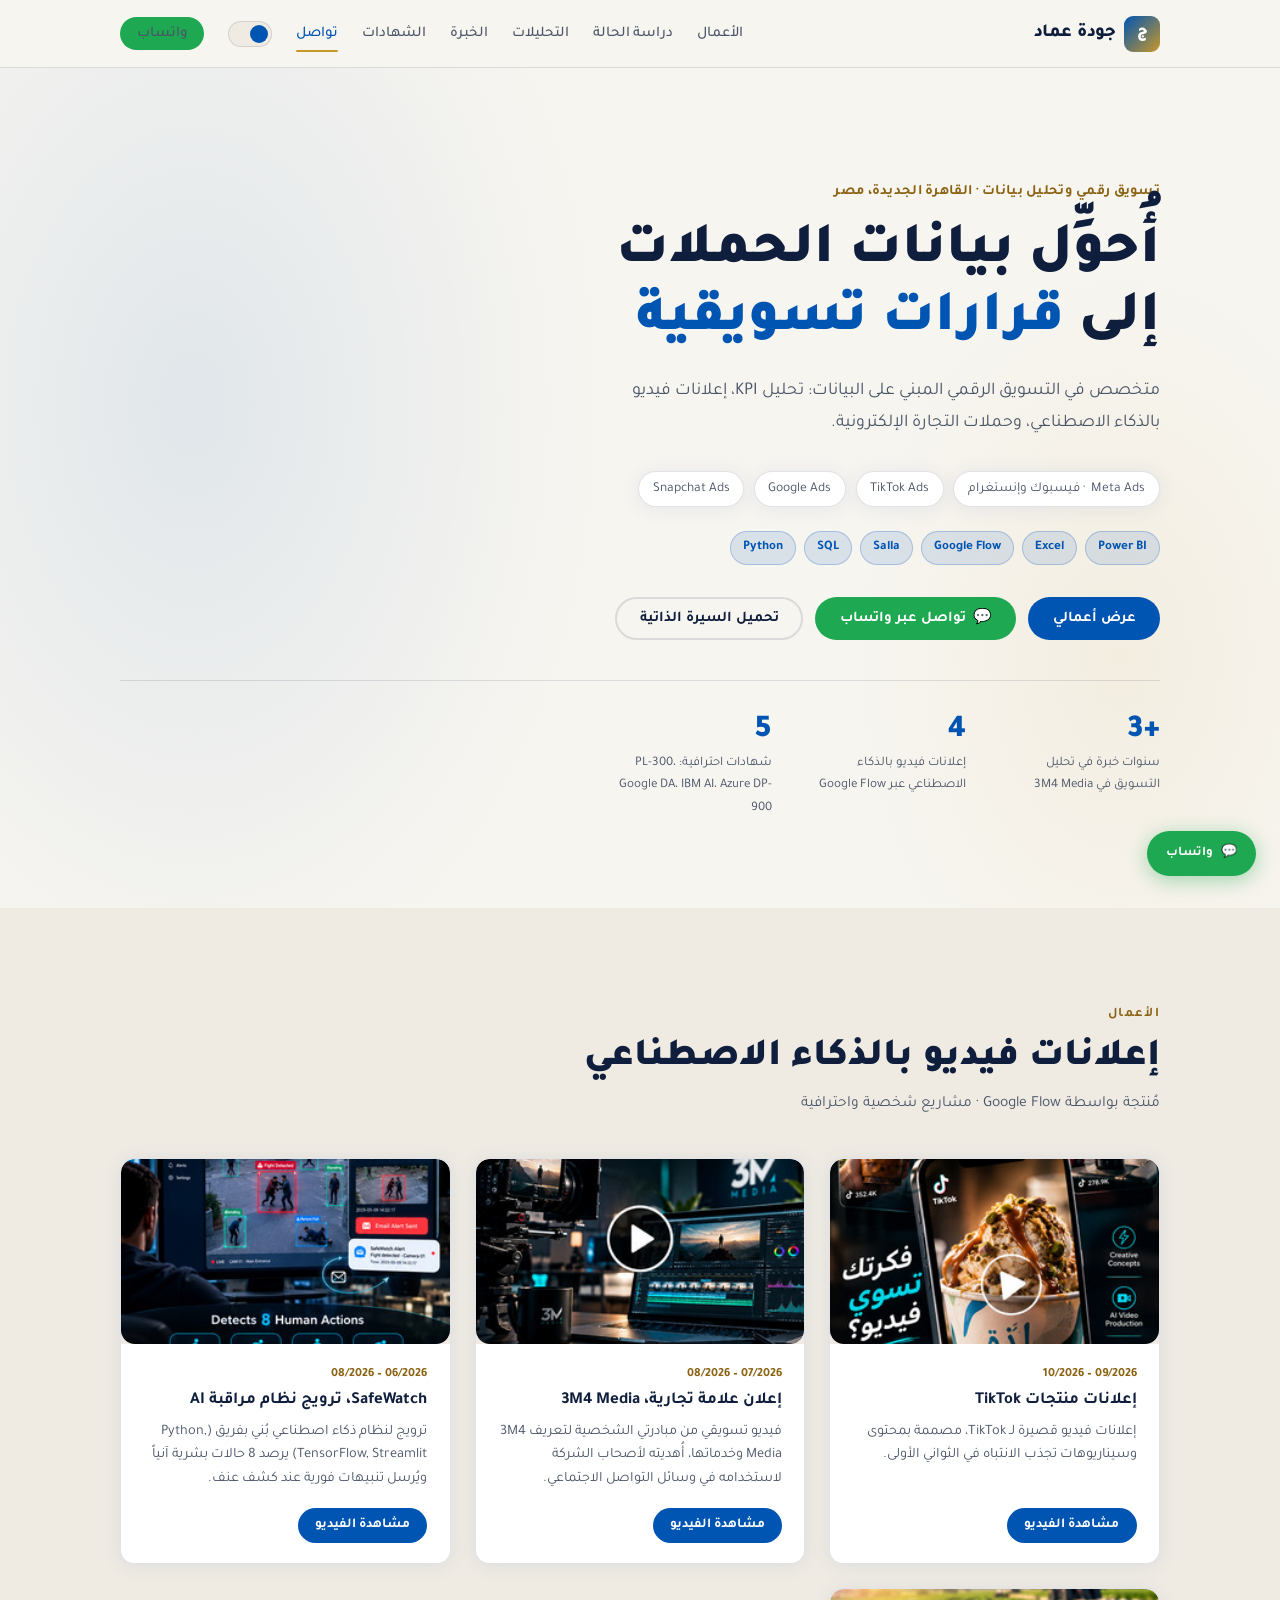
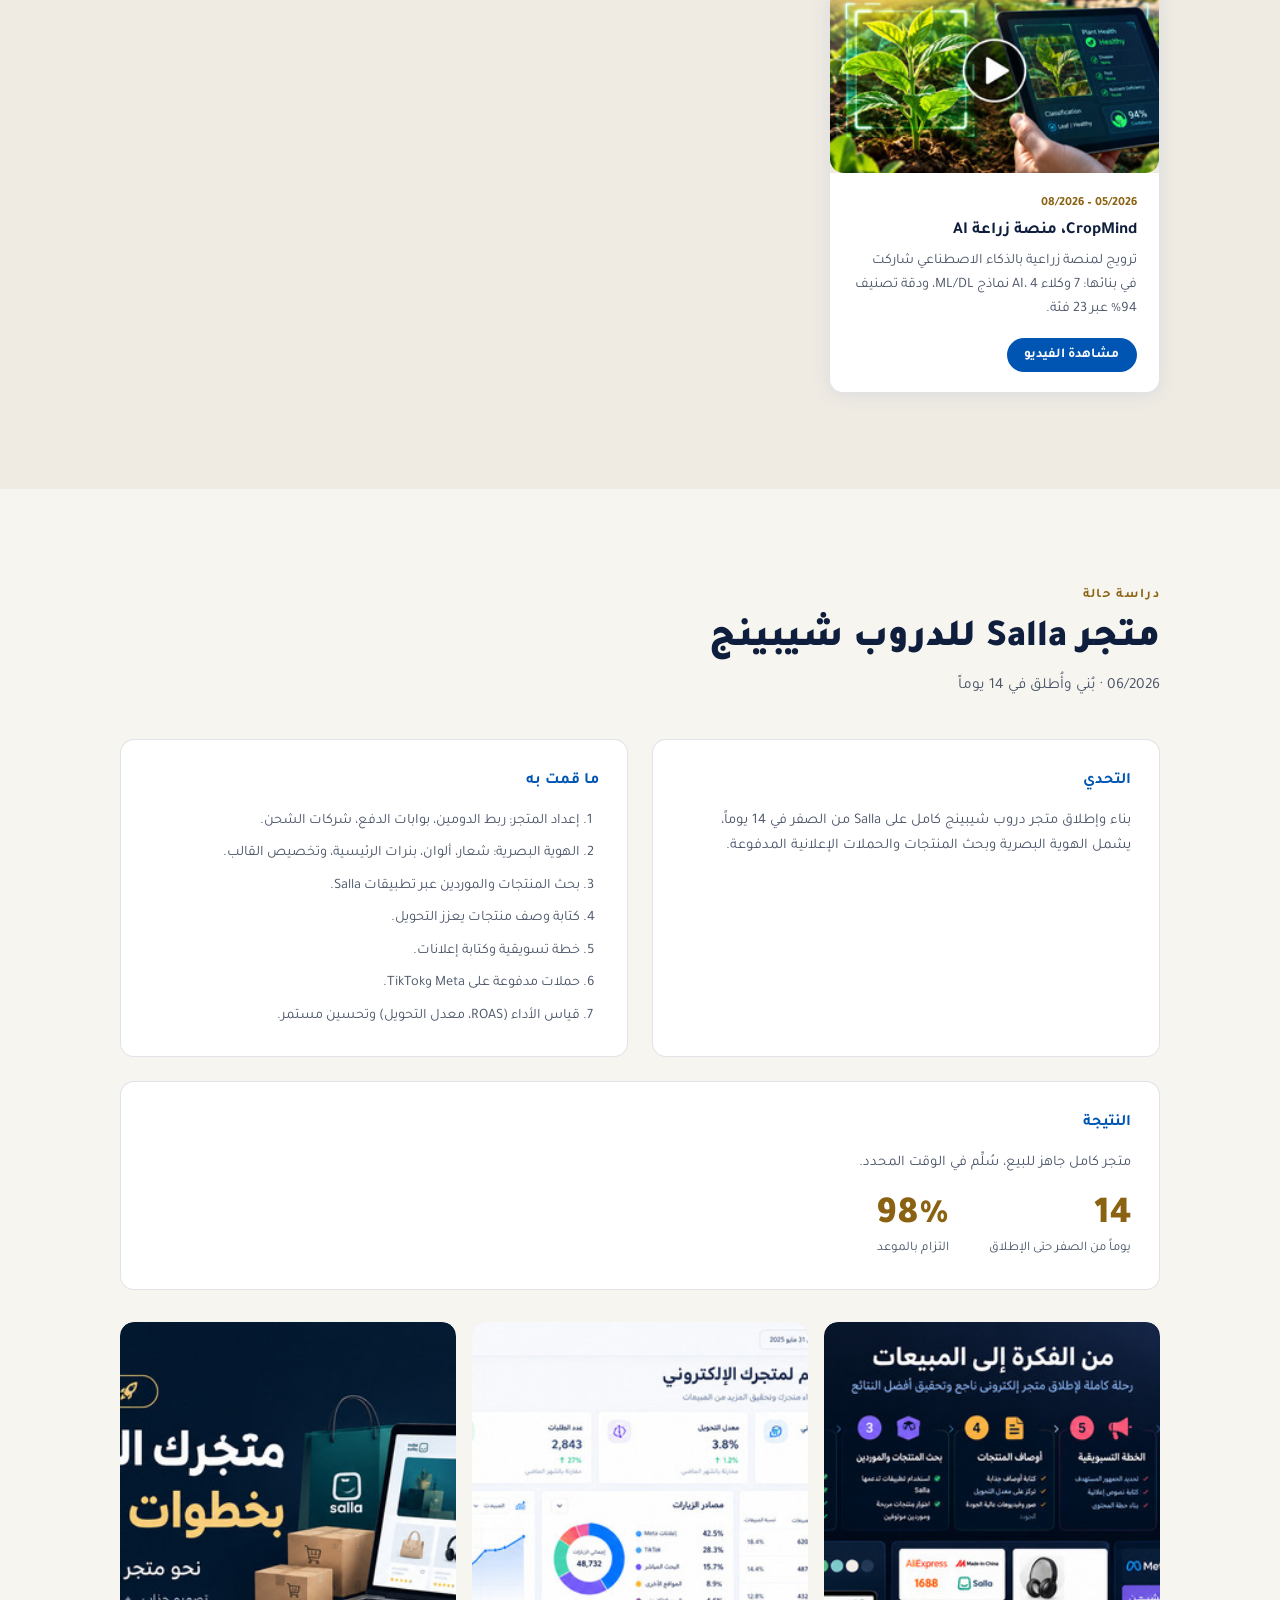
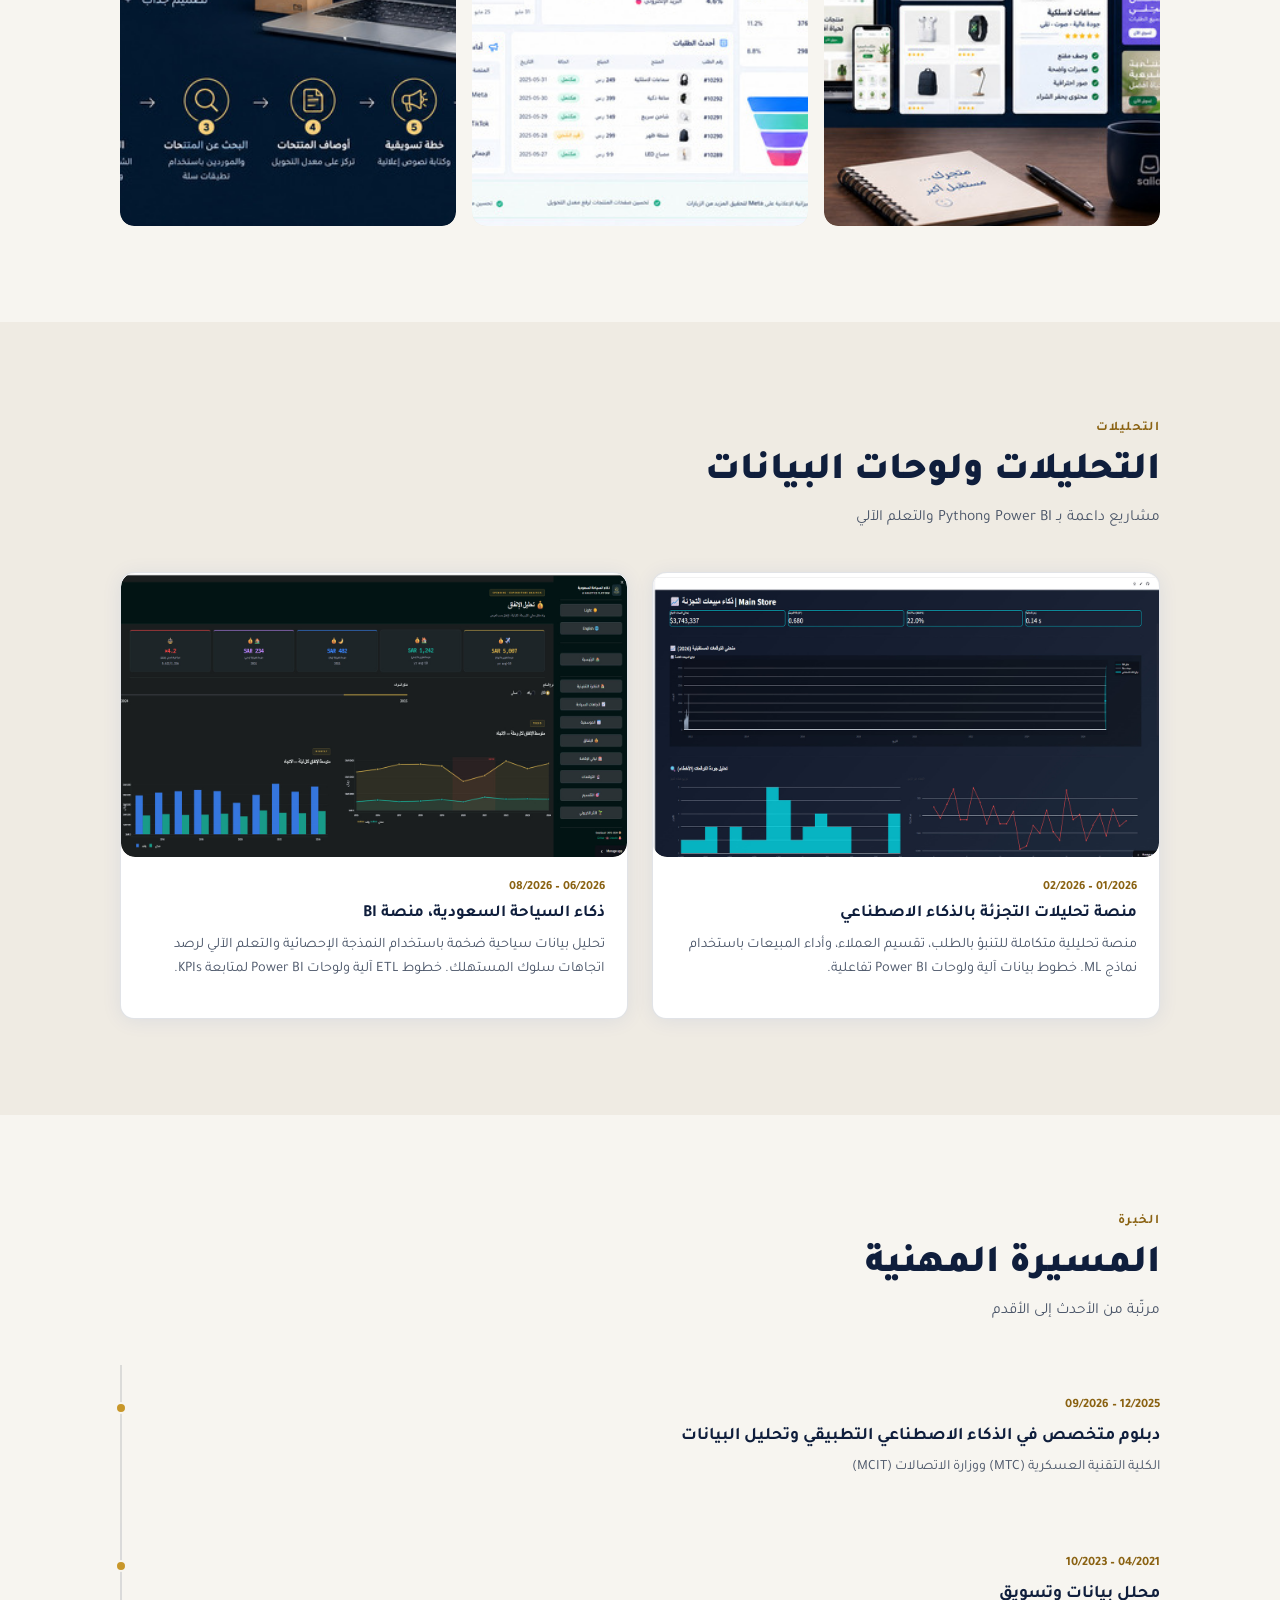
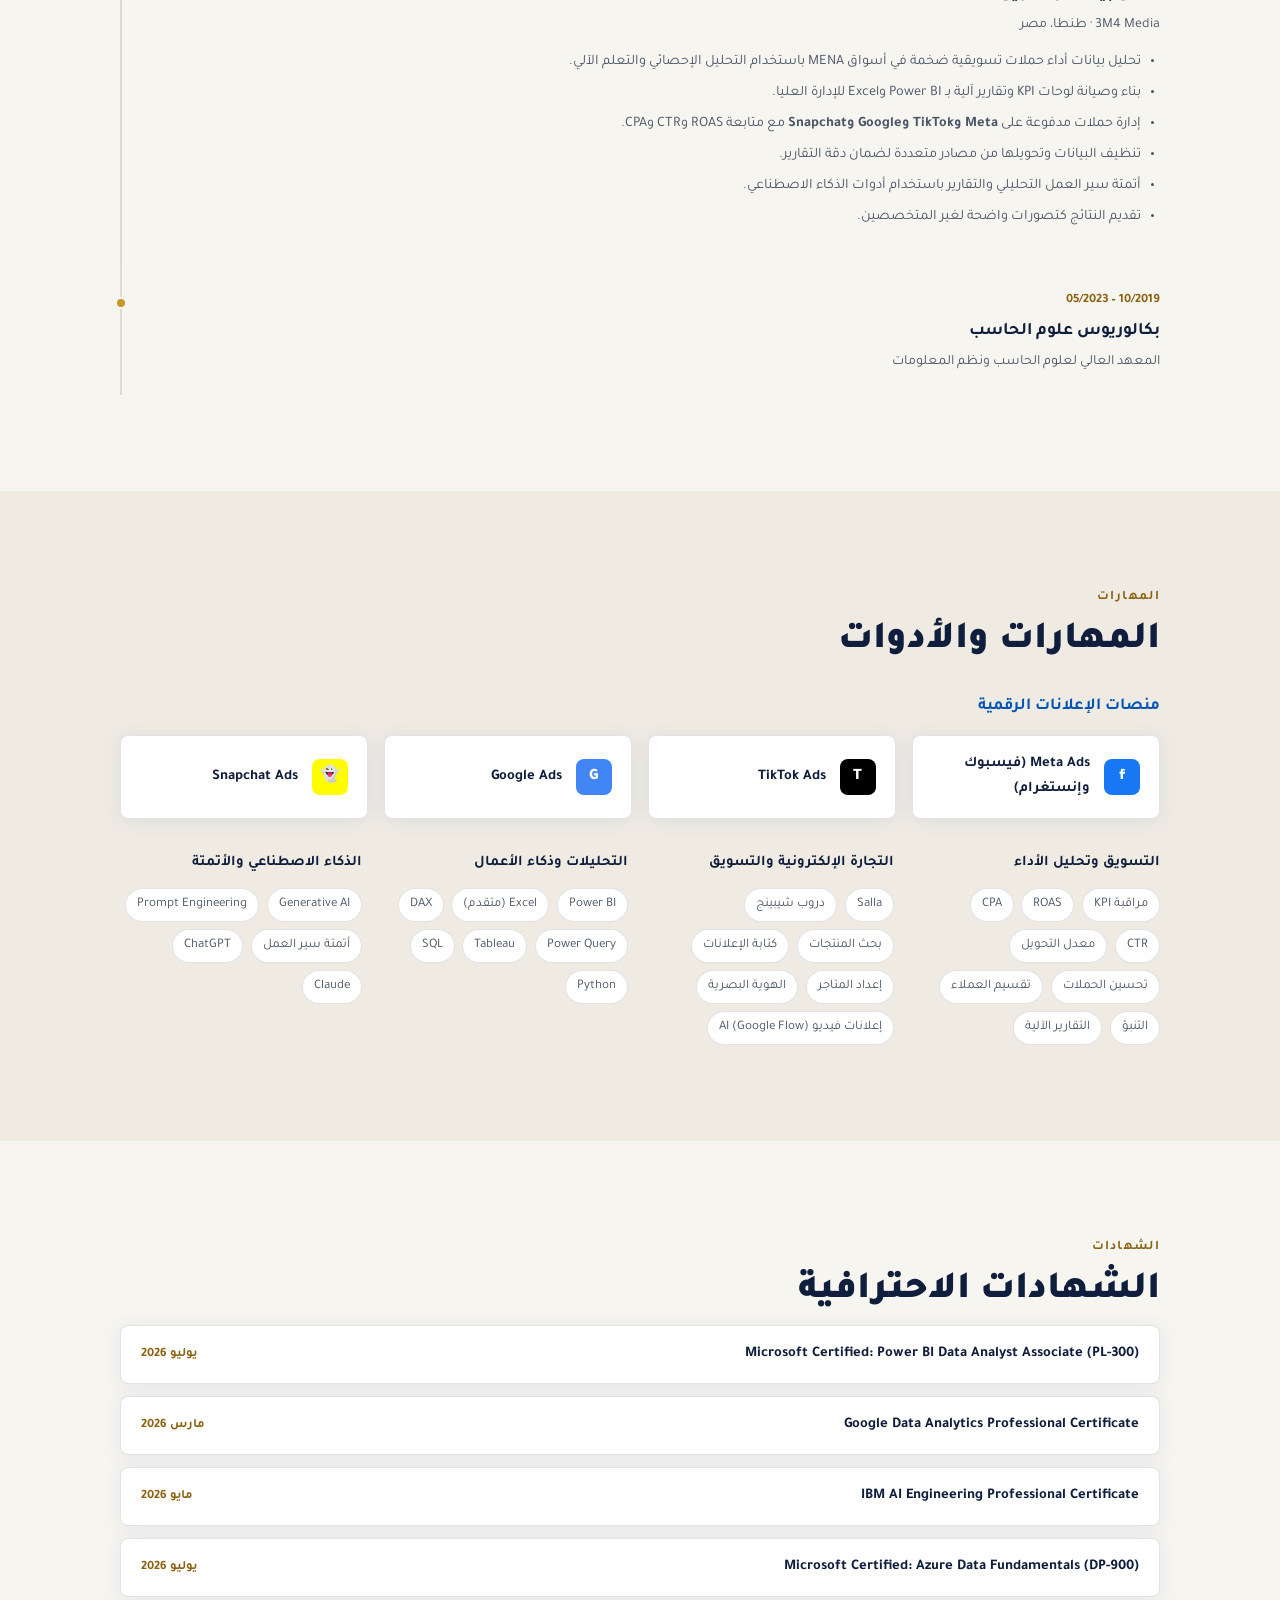
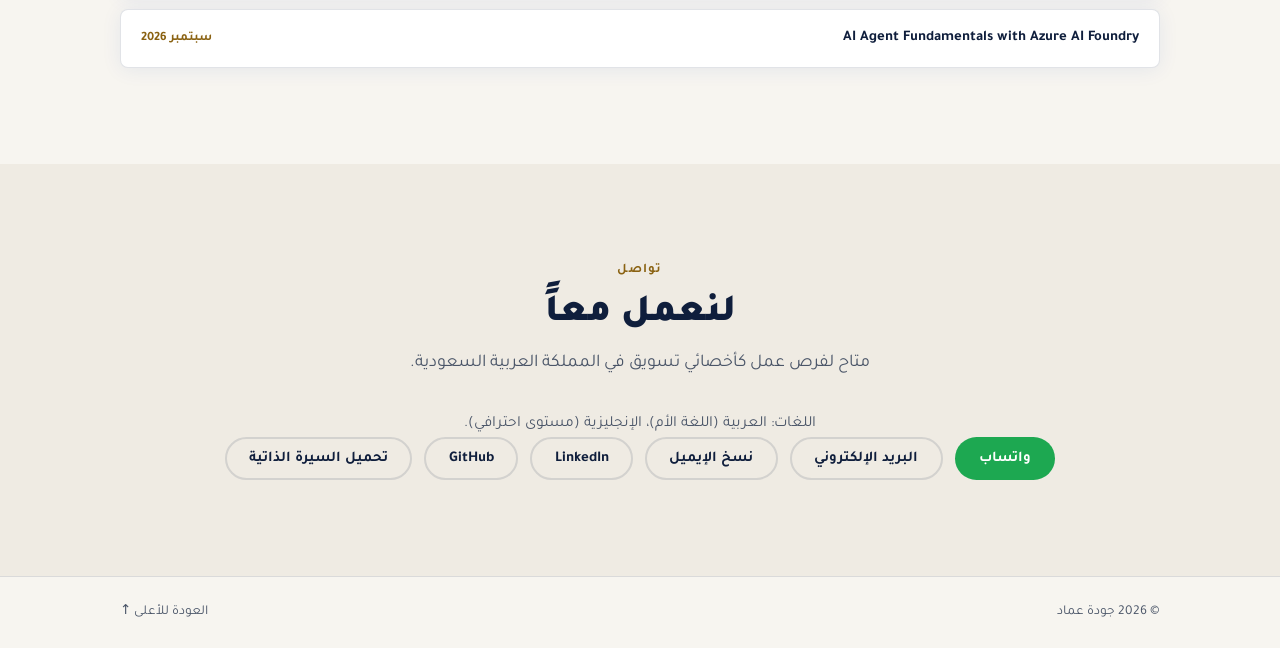
<file: index.html>
<!DOCTYPE html>
<html lang="ar" dir="rtl">
<head>
<meta charset="utf-8">
<meta name="viewport" content="width=device-width, initial-scale=1, viewport-fit=cover">
<meta name="color-scheme" content="light dark">
<meta name="theme-color" content="#f7f5f0" media="(prefers-color-scheme: light)">
<meta name="theme-color" content="#080f1e" media="(prefers-color-scheme: dark)">
<meta name="theme-color" content="#f7f5f0" id="themeColorMeta">

<title>جودة عماد | تسويق رقمي وتحليل بيانات</title>
<meta name="description" content="ملف أعمال جودة عماد: متخصص في التسويق الرقمي المبني على البيانات. تحليل KPI، إعلانات فيديو بالذكاء الاصطناعي، وحملات تجارة إلكترونية.">
<meta name="author" content="جودة عماد">
<meta name="robots" content="index, follow, max-image-preview:large">
<link rel="canonical" href="https://goda-emad.github.io/marketing-portfolio/">

<!-- Open Graph -->
<meta property="og:type" content="website">
<meta property="og:locale" content="ar_SA">
<meta property="og:site_name" content="جودة عماد">
<meta property="og:url" content="https://goda-emad.github.io/marketing-portfolio/">
<meta property="og:title" content="جودة عماد | تسويق رقمي وتحليل بيانات">
<meta property="og:description" content="أحوّل بيانات الحملات إلى قرارات تسويقية. تحليل KPI، إعلانات فيديو بالذكاء الاصطناعي، تجارة إلكترونية.">
<meta property="og:image" content="https://goda-emad.github.io/marketing-portfolio/assets/img/og-image.jpg">
<meta property="og:image:type" content="image/jpeg">
<meta property="og:image:alt" content="جودة عماد — تسويق رقمي وتحليل بيانات">

<!-- Twitter -->
<meta name="twitter:card" content="summary_large_image">
<meta name="twitter:title" content="جودة عماد | تسويق رقمي وتحليل بيانات">
<meta name="twitter:description" content="أحوّل بيانات الحملات إلى قرارات تسويقية. تحليل KPI، إعلانات فيديو بالذكاء الاصطناعي، تجارة إلكترونية.">
<meta name="twitter:image" content="https://goda-emad.github.io/marketing-portfolio/assets/img/og-image.jpg">

<link rel="icon" href="data:image/svg+xml,%3Csvg xmlns='http://www.w3.org/2000/svg' viewBox='0 0 100 100'%3E%3Ctext y='.9em' font-size='90'%3E%F0%9F%93%88%3C/text%3E%3C/svg%3E">

<script type="application/ld+json">
{
  "@context": "https://schema.org",
  "@graph": [
    {
      "@type": "Person",
      "@id": "https://goda-emad.github.io/marketing-portfolio/#person",
      "name": "جودة عماد",
      "jobTitle": "متخصص تسويق رقمي وتحليل بيانات",
      "description": "متخصص في التسويق الرقمي المبني على البيانات: تحليل KPI، إعلانات فيديو بالذكاء الاصطناعي، وحملات التجارة الإلكترونية.",
      "url": "https://goda-emad.github.io/marketing-portfolio/",
      "email": "mailto:goda.emade2001@gmail.com",
      "image": "https://goda-emad.github.io/marketing-portfolio/assets/img/og-image.jpg",
      "knowsLanguage": ["ar", "en"],
      "address": { "@type": "PostalAddress", "addressLocality": "القاهرة الجديدة", "addressCountry": "EG" },
      "sameAs": [
        "https://linkedin.com/in/goda-emad",
        "https://github.com/Goda-Emad"
      ],
      "worksFor": { "@type": "Organization", "name": "3M4 Media" },
      "alumniOf": [
        { "@type": "EducationalOrganization", "name": "الكلية التقنية العسكرية (MTC)" },
        { "@type": "EducationalOrganization", "name": "المعهد العالي لعلوم الحاسب ونظم المعلومات" }
      ],
      "knowsAbout": [
        "التسويق الرقمي", "تحليل بيانات التسويق", "Meta Ads", "TikTok Ads",
        "Google Ads", "Snapchat Ads", "Power BI", "SQL", "Python", "ROAS"
      ],
      "hasCredential": [
        { "@type": "EducationalOccupationalCredential", "name": "Microsoft Certified: Power BI Data Analyst Associate (PL-300)", "dateCreated": "2026-07" },
        { "@type": "EducationalOccupationalCredential", "name": "Google Data Analytics Professional Certificate", "dateCreated": "2026-03" },
        { "@type": "EducationalOccupationalCredential", "name": "IBM AI Engineering Professional Certificate", "dateCreated": "2026-05" },
        { "@type": "EducationalOccupationalCredential", "name": "Microsoft Certified: Azure Data Fundamentals (DP-900)", "dateCreated": "2026-07" },
        { "@type": "EducationalOccupationalCredential", "name": "AI Agent Fundamentals with Azure AI Foundry", "dateCreated": "2026-09" }
      ]
    },
    {
      "@type": "WebSite",
      "@id": "https://goda-emad.github.io/marketing-portfolio/#website",
      "url": "https://goda-emad.github.io/marketing-portfolio/",
      "name": "جودة عماد | تسويق رقمي وتحليل بيانات",
      "inLanguage": "ar",
      "about": { "@id": "https://goda-emad.github.io/marketing-portfolio/#person" }
    },
    {
      "@type": "ProfilePage",
      "@id": "https://goda-emad.github.io/marketing-portfolio/#profilepage",
      "url": "https://goda-emad.github.io/marketing-portfolio/",
      "name": "جودة عماد | تسويق رقمي وتحليل بيانات",
      "inLanguage": "ar",
      "mainEntity": { "@id": "https://goda-emad.github.io/marketing-portfolio/#person" }
    }
  ]
}
</script>

<link rel="preconnect" href="https://fonts.googleapis.com">
<link rel="preconnect" href="https://fonts.gstatic.com" crossorigin>
<link rel="stylesheet" href="https://fonts.googleapis.com/css2?family=Tajawal:wght@400;500;700;800;900&display=swap">

<script>
/* منع وميض الوضع الليلي (FOUC) — قبل رسم أي شيء */
(function () {
  try {
    var t = localStorage.getItem('goda-theme');
    if (t !== 'dark' && t !== 'light') {
      t = window.matchMedia('(prefers-color-scheme: dark)').matches ? 'dark' : 'light';
    }
    document.documentElement.setAttribute('data-theme', t);
  } catch (e) {
    document.documentElement.setAttribute('data-theme', 'light');
  }
})();
</script>

<style>
/* ============================================================
   TOKENS
   ============================================================ */
:root {
  color-scheme: light;

  --bg:            #f7f5f0;
  --bg2:           #efebe3;
  --surface:       #ffffff;
  --border:        rgba(15, 30, 60, .12);

  --text:          #0f1e3c;
  --text2:         #4a5568;

  --accent:        #0055b3;   /* نص/حدود تفاعلية */
  --accent-strong: #0055b3;   /* أزرار مصمتة (تباين مع الأبيض 7:1) */
  --accent2:       #003d82;
  --gold:          #c8972a;   /* زخرفي فقط */
  --gold-ink:      #8a6212;   /* نص ذهبي مقروء (5:1) */

  --wa:            #1da851;
  --wa2:           #178a42;

  --ring:          rgba(0, 85, 179, .45);

  --radius:        14px;
  --radius-sm:     8px;
  --shadow:        0 2px 20px rgba(0, 60, 180, .08);
  --shadow-lg:     0 8px 40px rgba(0, 60, 180, .14);

  --font: 'Tajawal', 'Segoe UI', system-ui, 'Noto Kufi Arabic', -apple-system, sans-serif;
  --header-h: 68px;
  --trans: .22s ease;
}
[data-theme="dark"] {
  color-scheme: dark;

  --bg:            #080f1e;
  --bg2:           #0d1729;
  --surface:       #111d35;
  --border:        rgba(255, 255, 255, .10);

  --text:          #eaf0ff;
  --text2:         #9db0d4;

  --accent:        #6fb0ff;
  --accent-strong: #1a6fd4;
  --accent2:       #0f5bb5;
  --gold:          #c8972a;
  --gold-ink:      #d8a63a;

  --ring:          rgba(111, 176, 255, .55);

  --shadow:        0 2px 20px rgba(0, 0, 0, .4);
  --shadow-lg:     0 8px 40px rgba(0, 0, 0, .5);
}

/* لو الجافاسكربت متعطّل: اتبع تفضيل النظام */
@media (prefers-color-scheme: dark) {
  :root:not([data-theme]) {
    color-scheme: dark;
    --bg: #080f1e; --bg2: #0d1729; --surface: #111d35;
    --border: rgba(255,255,255,.10);
    --text: #eaf0ff; --text2: #9db0d4;
    --accent: #6fb0ff; --accent-strong: #1a6fd4; --accent2: #0f5bb5;
    --gold-ink: #d8a63a;
    --shadow: 0 2px 20px rgba(0,0,0,.4);
    --shadow-lg: 0 8px 40px rgba(0,0,0,.5);
  }
}

/* ============================================================
   RESET
   ============================================================ */
*, *::before, *::after { box-sizing: border-box; margin: 0; padding: 0; }
html {
  scroll-behavior: smooth;
  -webkit-text-size-adjust: 100%;
  scroll-padding-top: calc(var(--header-h) + 1rem);
}
body {
  font-family: var(--font);
  background: var(--bg);
  color: var(--text);
  line-height: 1.7;
  font-size: 1rem;
  overflow-x: hidden;
  transition: background var(--trans), color var(--trans);
}
img { max-width: 100%; display: block; border-radius: var(--radius); }
a { color: var(--accent); text-decoration: none; }
ul, ol { list-style: none; }
button { cursor: pointer; border: none; background: none; font-family: inherit; color: inherit; font-size: inherit; }
:focus-visible { outline: 2px solid var(--accent); outline-offset: 2px; border-radius: 4px; }
::selection { background: var(--accent); color: #fff; }

.sr-only {
  position: absolute; width: 1px; height: 1px; padding: 0; margin: -1px;
  overflow: hidden; clip: rect(0 0 0 0); clip-path: inset(50%); white-space: nowrap; border: 0;
}

/* ============================================================
   SKIP LINK + PROGRESS
   ============================================================ */
.skip {
  position: fixed; top: -100px; right: 50%; transform: translateX(50%);
  background: var(--accent-strong); color: #fff; font-weight: 700;
  padding: .6rem 1.2rem; border-radius: 0 0 10px 10px; z-index: 9999;
  transition: top .2s ease;
}
.skip:focus { top: 0; }

.progress {
  position: fixed; top: 0; right: 0; left: 0; height: 3px;
  background: linear-gradient(90deg, var(--gold), var(--accent));
  transform: scaleX(0); transform-origin: right;
  will-change: transform; z-index: 1000;
}

/* ============================================================
   LAYOUT
   ============================================================ */
.container { max-width: 1120px; margin-inline: auto; padding-inline: clamp(1.25rem, 5vw, 2.5rem); }
.section { padding-block: clamp(3.5rem, 8vw, 6rem); }
.section.alt { background: var(--bg2); }

/* ============================================================
   HEADER
   ============================================================ */
.site-header {
  position: sticky; top: 0; z-index: 100;
  background: var(--bg);
  border-bottom: 1px solid var(--border);
  height: var(--header-h);
  display: flex; align-items: center;
  padding-top: env(safe-area-inset-top, 0px);
  transition: box-shadow var(--trans);
}
.site-header.scrolled { box-shadow: 0 2px 24px rgba(0, 60, 180, .12); }
[data-theme="dark"] .site-header.scrolled { box-shadow: 0 2px 24px rgba(0, 0, 0, .55); }
.bar { display: flex; align-items: center; justify-content: space-between; width: 100%; gap: 1rem; }

.brand {
  display: flex; align-items: center; gap: .5rem;
  font-weight: 800; font-size: 1.15rem; color: var(--text);
  letter-spacing: -.01em; flex-shrink: 0;
}
.logo {
  width: 36px; height: 36px; border-radius: 9px;
  background: linear-gradient(135deg, var(--accent-strong), var(--gold));
  color: #fff; font-weight: 900; font-size: 1rem;
  display: grid; place-items: center; flex-shrink: 0;
}

.nav { display: flex; align-items: center; gap: 1.5rem; }
.nav a {
  color: var(--text2); font-size: .93rem; font-weight: 500;
  transition: color var(--trans); position: relative; padding-block: .35rem;
}
.nav a::after {
  content: ''; position: absolute; bottom: 0; right: 0; left: 0; height: 2px;
  background: var(--gold); border-radius: 2px;
  transform: scaleX(0); transform-origin: right; transition: transform var(--trans);
}
.nav a:hover, .nav a.active { color: var(--accent); }
.nav a:hover::after, .nav a.active::after { transform: scaleX(1); }

/* مفتاح الوضع الليلي */
.theme-toggle {
  width: 44px; height: 26px; border-radius: 13px;
  background: var(--bg2); border: 1px solid var(--border);
  position: relative; transition: background var(--trans); flex-shrink: 0;
}
.theme-toggle::before {
  content: ''; position: absolute; top: 3px; right: 3px;
  width: 18px; height: 18px; border-radius: 50%;
  background: var(--accent-strong);
  transition: transform var(--trans);
}
[data-theme="dark"] .theme-toggle::before { transform: translateX(-18px); }

/* زر القائمة للموبايل */
.menu-btn { display: none; flex-direction: column; gap: 5px; padding: 8px; border-radius: var(--radius-sm); }
.menu-btn span { display: block; width: 22px; height: 2px; background: var(--text); border-radius: 2px; transition: transform .22s, opacity .22s; }
.menu-btn[aria-expanded="true"] span:nth-child(1) { transform: translateY(7px) rotate(45deg); }
.menu-btn[aria-expanded="true"] span:nth-child(2) { opacity: 0; }
.menu-btn[aria-expanded="true"] span:nth-child(3) { transform: translateY(-7px) rotate(-45deg); }

/* ============================================================
   BUTTONS
   ============================================================ */
.btn {
  display: inline-flex; align-items: center; justify-content: center; gap: .45rem;
  padding: .65rem 1.4rem; border-radius: 50px;
  font-weight: 700; font-size: .93rem; line-height: 1.2;
  transition: background var(--trans), color var(--trans), border-color var(--trans), transform var(--trans), box-shadow var(--trans);
  border: 2px solid transparent; text-align: center;
}
.btn-primary { background: var(--accent-strong); color: #fff; }
.btn-primary:hover { background: var(--accent2); transform: translateY(-1px); box-shadow: 0 4px 18px rgba(0, 85, 179, .35); }
.btn-outline { border-color: var(--border); color: var(--text); background: transparent; }
.btn-outline:hover { border-color: var(--accent); color: var(--accent); }
.btn-wa { background: var(--wa); color: #fff; }
.btn-wa:hover { background: var(--wa2); transform: translateY(-1px); box-shadow: 0 4px 18px rgba(29, 168, 81, .35); }
.btn-sm { padding: .45rem .95rem; font-size: .85rem; }
.btn:disabled { opacity: .6; cursor: not-allowed; transform: none; }

/* ============================================================
   HERO
   ============================================================ */
.hero { padding-block: clamp(4rem, 10vw, 7rem) clamp(3rem, 8vw, 5.5rem); position: relative; overflow: hidden; }
.hero::before {
  content: ''; position: absolute; top: -40%; left: -20%; width: 70%; height: 160%;
  background: radial-gradient(ellipse, rgba(0, 85, 179, .09) 0%, transparent 65%);
  pointer-events: none;
}
.hero::after {
  content: ''; position: absolute; top: 20%; right: -10%; width: 45%; height: 100%;
  background: radial-gradient(ellipse, rgba(200, 151, 42, .08) 0%, transparent 65%);
  pointer-events: none;
}
.hero .container { position: relative; z-index: 1; }

.eyebrow { font-size: .9rem; font-weight: 600; color: var(--gold-ink); letter-spacing: .02em; margin-bottom: 1rem; }
.hero h1 { font-size: clamp(2.2rem, 5.5vw, 3.6rem); font-weight: 900; line-height: 1.18; max-width: 18ch; margin-bottom: 1.25rem; }
.hero h1 em { font-style: normal; color: var(--accent); }
.lead { font-size: 1.12rem; color: var(--text2); max-width: 54ch; margin-bottom: 2rem; line-height: 1.75; }

.kpi-row { display: flex; flex-wrap: wrap; gap: .6rem; margin-bottom: 1.5rem; }
.kpi-pill {
  display: inline-flex; align-items: center; gap: .4rem;
  padding: .35rem .85rem; border-radius: 50px; font-size: .85rem; font-weight: 600;
  background: var(--surface); border: 1px solid var(--border); color: var(--text); box-shadow: var(--shadow);
}
.kpi-pill span { color: var(--text2); font-weight: 400; }

.tags { display: flex; flex-wrap: wrap; gap: .5rem; margin-bottom: 2rem; }
.tags li {
  padding: .3rem .75rem; border-radius: 50px; font-size: .82rem; font-weight: 600;
  background: rgba(0, 85, 179, .1);
  background: color-mix(in srgb, var(--accent) 12%, transparent);
  color: var(--accent);
  border: 1px solid color-mix(in srgb, var(--accent) 25%, transparent);
}

.actions { display: flex; flex-wrap: wrap; gap: .75rem; }
.hero .actions { margin-bottom: 2.5rem; }

.stats { display: flex; flex-wrap: wrap; gap: 1.5rem 2.5rem; padding-top: 2rem; border-top: 1px solid var(--border); }
.stats li { display: flex; flex-direction: column; gap: .2rem; }
.stats strong { font-size: 2rem; font-weight: 900; color: var(--accent); line-height: 1.15; font-variant-numeric: tabular-nums; }
.stats span { font-size: .82rem; color: var(--text2); max-width: 22ch; }

/* ============================================================
   SECTION HEADINGS
   ============================================================ */
.kicker { font-size: .82rem; font-weight: 700; letter-spacing: .1em; color: var(--gold-ink); margin-bottom: .6rem; }
.section h2 { font-size: clamp(1.7rem, 4vw, 2.4rem); font-weight: 900; margin-bottom: .6rem; line-height: 1.2; }
.sub { color: var(--text2); margin-bottom: 2.5rem; font-size: .97rem; }
.accent-h3 { margin-block: 1.75rem .85rem; color: var(--accent); font-size: 1.05rem; font-weight: 700; }

/* ============================================================
   REVEAL ANIMATION
   ============================================================ */
.reveal { opacity: 0; transform: translateY(28px); transition: opacity .55s ease, transform .55s ease; }
.reveal.visible { opacity: 1; transform: none; }

/* ============================================================
   CARDS + MEDIA
   ============================================================ */
.grid { display: grid; gap: 1.5rem; }
.grid.two { grid-template-columns: repeat(auto-fit, minmax(280px, 1fr)); }
.video-grid { grid-template-columns: repeat(auto-fit, minmax(260px, 1fr)); }

.card {
  background: var(--surface); border-radius: var(--radius); overflow: hidden;
  border: 1px solid var(--border); box-shadow: var(--shadow);
  transition: box-shadow var(--trans), transform var(--trans);
  display: flex; flex-direction: column;
}
.card:hover, .card:focus-within { box-shadow: var(--shadow-lg); transform: translateY(-3px); }
.card-body { padding: 1.25rem 1.4rem; display: flex; flex-direction: column; flex: 1; }
.card .date { font-size: .78rem; color: var(--gold-ink); font-weight: 700; margin-bottom: .35rem; }
.card h3 { font-size: 1.05rem; font-weight: 700; margin-bottom: .5rem; line-height: 1.35; }
.card p { font-size: .9rem; color: var(--text2); line-height: 1.65; margin-bottom: 1rem; }
.card-body .btn { margin-top: auto; align-self: flex-start; }

button.thumb, button.shot { padding: 0; border: none; display: block; width: 100%; cursor: pointer; font: inherit; }
.thumb { width: 100%; aspect-ratio: 16 / 9; overflow: hidden; position: relative; background: var(--bg2); }
.thumb img { width: 100%; height: 100%; object-fit: cover; transition: transform .4s ease; }
.card:hover .thumb img, .thumb:focus-visible img { transform: scale(1.04); }
.play-overlay {
  position: absolute; inset: 0; display: flex; align-items: center; justify-content: center;
  background: rgba(0, 0, 0, .28); opacity: 0; transition: opacity var(--trans);
}
.card:hover .play-overlay, .thumb:focus-visible .play-overlay { opacity: 1; }
/* الأجهزة اللمسية ما فيهاش hover — أظهر أيقونة التشغيل دائمًا */
@media (hover: none) { .play-overlay { opacity: 1; } }
.play-icon { width: 52px; height: 52px; border-radius: 50%; background: rgba(255, 255, 255, .94); display: grid; place-items: center; }
.play-icon::after {
  content: ''; border-style: solid; border-width: 10px 0 10px 18px;
  border-color: transparent transparent transparent var(--accent-strong); margin-right: -4px;
}

.shot { border-radius: var(--radius); overflow: hidden; background: var(--bg2); position: relative; }
.shot img { width: 100%; height: 100%; object-fit: cover; }
.shot.wide { aspect-ratio: 16 / 9; }
.gallery { display: grid; gap: 1rem; grid-template-columns: repeat(3, 1fr); }
.gallery .shot { aspect-ratio: 2 / 3; cursor: zoom-in; }
.gallery .shot img { transition: transform .4s ease; }
.gallery .shot:hover img { transform: scale(1.05); }

/* بديل أنيق للصور المفقودة — يحافظ على التصميم بدل مساحة فارغة */
.is-hidden-img { display: none !important; }
.img-missing {
  display: grid; place-items: center;
  background:
    repeating-linear-gradient(45deg, rgba(255, 255, 255, .04) 0 10px, transparent 10px 20px),
    linear-gradient(135deg, var(--accent-strong), var(--gold));
}
.img-missing::after {
  content: attr(data-label);
  font-size: .85rem; font-weight: 700; color: #fff; text-align: center;
  padding: .75rem 1rem; max-width: 85%; opacity: .95; text-shadow: 0 1px 6px rgba(0, 0, 0, .4);
}
.img-missing .play-overlay { display: none; }

/* ============================================================
   CASE STUDY
   ============================================================ */
.cs-grid { display: grid; gap: 1.5rem; grid-template-columns: 1fr 1fr; margin-bottom: 2rem; }
.cs-block { background: var(--surface); border-radius: var(--radius); padding: 1.75rem; border: 1px solid var(--border); }
.cs-block h3 { font-size: 1rem; font-weight: 700; color: var(--accent); margin-bottom: .85rem; }
.cs-block p { color: var(--text2); font-size: .92rem; }
.steps { padding-inline-start: 1.2rem; list-style: decimal; display: flex; flex-direction: column; gap: .5rem; }
.steps li { font-size: .9rem; color: var(--text2); }
.outcome { grid-column: 1 / -1; }
.outcome-metrics { display: flex; gap: 2.5rem; margin-top: 1.25rem; flex-wrap: wrap; }
.metric { display: flex; flex-direction: column; }
.metric strong { font-size: 2.4rem; font-weight: 900; color: var(--gold-ink); line-height: 1.1; font-variant-numeric: tabular-nums; }
.metric span { font-size: .82rem; color: var(--text2); max-width: 24ch; }

/* ============================================================
   PLATFORMS + SKILLS
   ============================================================ */
.platforms-grid { display: grid; gap: 1rem; grid-template-columns: repeat(auto-fit, minmax(200px, 1fr)); margin-bottom: 2rem; }
.platform-card {
  background: var(--surface); border-radius: var(--radius-sm); border: 1px solid var(--border);
  padding: 1rem 1.2rem; display: flex; align-items: center; gap: .85rem;
  font-size: .92rem; font-weight: 600; box-shadow: var(--shadow);
}
.platform-icon { width: 36px; height: 36px; border-radius: 8px; display: grid; place-items: center; font-size: 1rem; font-weight: 900; flex-shrink: 0; }

.skill-groups { display: grid; gap: 1.5rem; grid-template-columns: repeat(auto-fit, minmax(220px, 1fr)); }
.skill-groups h3 { font-size: .92rem; font-weight: 700; margin-bottom: .75rem; }
.chips { display: flex; flex-wrap: wrap; gap: .45rem; }
.chips li { padding: .3rem .7rem; background: var(--bg); border-radius: 50px; font-size: .82rem; color: var(--text2); border: 1px solid var(--border); }
.section.alt .chips li { background: var(--surface); }

/* ============================================================
   TIMELINE
   ============================================================ */
.timeline { display: flex; flex-direction: column; }
.timeline > li {
  padding-block: 1.9rem; border-inline-end: 2px solid var(--border);
  padding-inline-end: 2rem; position: relative;
}
.timeline > li:last-child { padding-bottom: .5rem; }
.timeline > li::before {
  content: ''; position: absolute; top: 2.35rem; inset-inline-end: -7px;
  width: 12px; height: 12px; border-radius: 50%;
  background: var(--gold); border: 2px solid var(--bg);
}
.timeline .date { font-size: .8rem; color: var(--gold-ink); font-weight: 700; margin-bottom: .35rem; }
.timeline h3 { font-size: 1.1rem; font-weight: 700; margin-bottom: .25rem; }
.timeline .meta { font-size: .88rem; color: var(--text2); margin-bottom: .75rem; }
.timeline li ul { padding-inline-start: 1.2rem; list-style: disc; display: flex; flex-direction: column; gap: .4rem; }
.timeline li ul li { font-size: .9rem; color: var(--text2); }

/* ============================================================
   CERTS
   ============================================================ */
.certs { display: flex; flex-direction: column; gap: .75rem; }
.certs li {
  display: flex; justify-content: space-between; align-items: center; gap: 1rem;
  background: var(--surface); border-radius: var(--radius-sm); padding: 1rem 1.25rem;
  border: 1px solid var(--border); box-shadow: var(--shadow);
}
.certs li span { font-weight: 600; font-size: .92rem; }
.certs time { font-size: .8rem; color: var(--gold-ink); font-weight: 700; white-space: nowrap; }

/* ============================================================
   CONTACT + FOOTER
   ============================================================ */
.contact { text-align: center; }
.contact .lead { max-width: 60ch; margin-inline: auto; }
.contact .actions { justify-content: center; }
.contact .sub { margin-bottom: 0; }

.site-footer { border-top: 1px solid var(--border); padding-block: 1.5rem; }
.foot { display: flex; justify-content: space-between; align-items: center; font-size: .85rem; color: var(--text2); gap: 1rem; flex-wrap: wrap; }
.foot a { color: var(--text2); transition: color var(--trans); }
.foot a:hover { color: var(--accent); }

/* ============================================================
   FLOATING ACTIONS
   ============================================================ */
.fab {
  position: fixed; bottom: calc(1.5rem + env(safe-area-inset-bottom, 0px)); inset-inline-start: 1.5rem;
  background: var(--wa); color: #fff; font-size: .82rem; font-weight: 700;
  padding: .7rem 1.2rem; border-radius: 50px;
  box-shadow: 0 4px 20px rgba(29, 168, 81, .4); z-index: 90;
  display: flex; align-items: center; gap: .5rem;
  transition: transform var(--trans), box-shadow var(--trans), opacity var(--trans);
}
.fab::before { content: '💬'; }
.fab:hover { transform: translateY(-2px); box-shadow: 0 6px 28px rgba(29, 168, 81, .5); color: #fff; }

.to-top {
  position: fixed; bottom: calc(1.5rem + env(safe-area-inset-bottom, 0px)); inset-inline-end: 1.5rem;
  width: 46px; height: 46px; border-radius: 50%; z-index: 90;
  background: var(--surface); color: var(--text); border: 1px solid var(--border);
  box-shadow: var(--shadow-lg); display: grid; place-items: center; font-size: 1.1rem;
  opacity: 0; pointer-events: none; transform: translateY(10px);
  transition: opacity var(--trans), transform var(--trans), background var(--trans), color var(--trans);
}
.to-top.show { opacity: 1; pointer-events: auto; transform: none; }
.to-top:hover { background: var(--accent-strong); color: #fff; }

/* ============================================================
   DIALOGS
   ============================================================ */
dialog {
  border: none; border-radius: var(--radius); padding: 0;
  background: var(--surface); color: var(--text);
  max-width: min(92vw, 860px); width: 100%;
  max-height: min(92vh, 820px);
  box-shadow: 0 24px 80px rgba(0, 0, 0, .45);
  overflow: hidden;
}
dialog:not([open]) { display: none; }
dialog[open] { display: flex; flex-direction: column; }
dialog::backdrop { background: rgba(0, 0, 0, .75); backdrop-filter: blur(4px); }

/* الوضع الاحتياطي للمتصفحات القديمة اللي مافيهاش showModal */
dialog.fallback-open {
  position: fixed; inset: 0; margin: auto;
  height: fit-content; z-index: 2000;
}

.modal-head {
  display: flex; align-items: center; justify-content: space-between;
  padding: 1rem 1.25rem; border-bottom: 1px solid var(--border); gap: 1rem; flex-shrink: 0;
}
.modal-head h3 { font-size: 1rem; font-weight: 700; flex: 1; }
.close {
  width: 34px; height: 34px; border-radius: 50%; background: var(--bg2);
  font-size: 1.25rem; display: grid; place-items: center; flex-shrink: 0;
  transition: background var(--trans), color var(--trans); line-height: 1;
}
.close:hover { background: var(--accent-strong); color: #fff; }
.modal-body { padding: 1rem; overflow: auto; min-height: 0; }
.modal-body iframe { width: 100%; aspect-ratio: 16 / 9; border: none; border-radius: var(--radius-sm); display: block; background: #000; }
.modal-body .hint { text-align: center; font-size: .82rem; color: var(--text2); margin-top: .75rem; }
.drive-btn { display: inline-flex; align-items: center; gap: .5rem; background: var(--accent-strong); color: #fff; padding: .7rem 1.5rem; border-radius: 50px; font-weight: 700; font-size: .9rem; margin-top: 1rem; }
.drive-btn:hover { background: var(--accent2); color: #fff; }

/* سبينر التحميل */
.modal-body.loading::before {
  content: ''; display: block; width: 34px; height: 34px; margin: 1.5rem auto 0;
  border: 3px solid var(--border); border-top-color: var(--accent);
  border-radius: 50%; animation: spin .8s linear infinite;
}
@keyframes spin { to { transform: rotate(360deg); } }

#lightbox img { max-height: 78vh; margin-inline: auto; border-radius: 0 0 var(--radius) var(--radius); object-fit: contain; }

/* ============================================================
   TOAST
   ============================================================ */
.toast {
  position: fixed; bottom: calc(1.5rem + env(safe-area-inset-bottom, 0px)); inset-inline-start: 50%;
  transform: translate(50%, 20px);
  background: var(--text); color: var(--bg);
  padding: .7rem 1.3rem; border-radius: 50px; font-size: .88rem; font-weight: 600;
  box-shadow: var(--shadow-lg); z-index: 1200;
  opacity: 0; pointer-events: none; transition: opacity var(--trans), transform var(--trans);
}
.toast.show { opacity: 1; transform: translate(50%, 0); }

/* ============================================================
   RESPONSIVE
   ============================================================ */
@media (max-width: 860px) {
  .menu-btn { display: flex; }
  .nav {
    position: fixed; inset-block-start: var(--header-h); inset-inline: 0; bottom: 0;
    background: var(--bg); flex-direction: column;
    justify-content: flex-start; align-items: center; gap: 1.5rem;
    padding: 3rem 1.5rem calc(3rem + env(safe-area-inset-bottom, 0px));
    overflow-y: auto; opacity: 0; pointer-events: none;
    transition: opacity .25s ease; z-index: 99;
  }
  .nav.open { opacity: 1; pointer-events: auto; }
  .nav a { font-size: 1.15rem; }
  .nav .theme-toggle { margin-top: .5rem; }
}
@media (max-width: 700px) {
  .cs-grid { grid-template-columns: 1fr; }
  .gallery { grid-template-columns: repeat(2, 1fr); }
}
@media (max-width: 520px) {
  .hero h1 { font-size: 2rem; }
  .stats { gap: 1.25rem; }
  .stats strong { font-size: 1.6rem; }
  .platforms-grid { grid-template-columns: 1fr 1fr; }
  .certs li { flex-direction: column; align-items: flex-start; gap: .3rem; }
  .metric strong { font-size: 2rem; }
  .fab { padding: .65rem 1rem; font-size: .78rem; }
}

/* ============================================================
   REDUCED MOTION + PRINT + NOSCRIPT
   ============================================================ */
@media (prefers-reduced-motion: reduce) {
  html { scroll-behavior: auto; }
  *, *::before, *::after {
    animation-duration: .01ms !important;
    animation-iteration-count: 1 !important;
    transition-duration: .01ms !important;
  }
  .reveal { opacity: 1; transform: none; }
}

@media print {
  .site-header, .fab, .to-top, .progress, .skip, .theme-toggle, dialog, .toast { display: none !important; }
  body { background: #fff; color: #000; }
  .reveal { opacity: 1 !important; transform: none !important; }
  .section { padding-block: 1.5rem; break-inside: avoid; }
  .card, .cs-block, .certs li { box-shadow: none; border: 1px solid #ccc; }
  a[href^="http"]::after { content: " (" attr(href) ")"; font-size: .75em; color: #555; }
}

/* من غير جافاسكربت المحتوى لازم يبان */
.no-js .reveal { opacity: 1; transform: none; }
</style>
</head>

<body>
<a class="skip" href="#main">تخطَّ إلى المحتوى الرئيسي</a>
<div class="progress" id="progress" aria-hidden="true"></div>

<!-- ===================== HEADER ===================== -->
<header class="site-header" id="siteHeader">
  <div class="container bar">
    <a class="brand" href="#top" aria-label="جودة عماد — الرئيسية">
      <span class="logo" aria-hidden="true">ج</span>
      <span>جودة عماد</span>
    </a>

    <button class="menu-btn" id="menuBtn" type="button"
      aria-expanded="false" aria-controls="nav" aria-label="فتح القائمة"
      data-label-open="فتح القائمة" data-label-close="إغلاق القائمة">
      <span aria-hidden="true"></span><span aria-hidden="true"></span><span aria-hidden="true"></span>
    </button>

    <nav id="nav" class="nav" aria-label="التنقل الرئيسي">
      <a href="#work">الأعمال</a>
      <a href="#case-study">دراسة الحالة</a>
      <a href="#analytics">التحليلات</a>
      <a href="#experience">الخبرة</a>
      <a href="#certs">الشهادات</a>
      <a href="#contact">تواصل</a>
      <button class="theme-toggle" id="themeToggle" type="button"
        role="switch" aria-checked="false" aria-label="تبديل الوضع الليلي"></button>
      <a class="btn btn-sm btn-wa" href="https://wa.me/201126242932" target="_blank" rel="noopener">واتساب</a>
    </nav>
  </div>
</header>

<main id="main" tabindex="-1">

<!-- ===================== HERO ===================== -->
<section class="hero" id="top" aria-labelledby="hero-h">
  <div class="container">
    <p class="eyebrow">تسويق رقمي وتحليل بيانات · القاهرة الجديدة، مصر</p>
    <h1 id="hero-h">أُحوِّل بيانات الحملات إلى <em>قرارات تسويقية</em></h1>
    <p class="lead">متخصص في التسويق الرقمي المبني على البيانات: تحليل <span lang="en">KPI</span>، إعلانات فيديو بالذكاء الاصطناعي، وحملات التجارة الإلكترونية.</p>

    <div class="kpi-row">
      <span class="kpi-pill"><span lang="en">Meta Ads</span> <span>· فيسبوك وإنستغرام</span></span>
      <span class="kpi-pill"><span lang="en">TikTok Ads</span></span>
      <span class="kpi-pill"><span lang="en">Google Ads</span></span>
      <span class="kpi-pill"><span lang="en">Snapchat Ads</span></span>
    </div>

    <ul class="tags" aria-label="الأدوات الأساسية" role="list">
      <li>Power BI</li><li>Excel</li><li>Google Flow</li><li>Salla</li><li>SQL</li><li>Python</li>
    </ul>

    <div class="actions">
      <a class="btn btn-primary" href="#work">عرض أعمالي</a>
      <a class="btn btn-wa" href="https://wa.me/201126242932" target="_blank" rel="noopener">
        <span aria-hidden="true">💬</span> تواصل عبر واتساب
      </a>
      <a class="btn btn-outline" href="assets/cv/Goda_Emad_CV.pdf" download>تحميل السيرة الذاتية</a>
    </div>

    <ul class="stats" aria-label="أبرز الأرقام" role="list">
      <li>
        <strong data-count="3" data-prefix="+">+3</strong>
        <span>سنوات خبرة في تحليل التسويق في 3M4 Media</span>
      </li>
      <li>
        <strong data-count="4">4</strong>
        <span>إعلانات فيديو بالذكاء الاصطناعي عبر Google Flow</span>
      </li>
      <li>
        <strong data-count="5">5</strong>
        <span>شهادات احترافية: PL-300، Google DA، IBM AI، Azure DP-900</span>
      </li>
    </ul>
  </div>
</section>

<!-- ===================== WORK ===================== -->
<section id="work" class="section alt reveal" aria-labelledby="work-h">
  <div class="container">
    <p class="kicker">الأعمال</p>
    <h2 id="work-h">إعلانات فيديو بالذكاء الاصطناعي</h2>
    <p class="sub">مُنتجة بواسطة <span lang="en">Google Flow</span> · مشاريع شخصية واحترافية</p>

    <div class="grid video-grid">

      <article class="card video-card">
        <button class="thumb" type="button" aria-label="مشاهدة الفيديو: إعلانات منتجات TikTok" data-label="إعلانات منتجات TikTok"
          data-video="https://drive.google.com/file/d/1K8_WaWFbdXgWoDGBdogpFlun-Rnbmvqk/view?usp=sharing" data-title="إعلانات منتجات TikTok">
          <img src="assets/img/thumb-1.jpg" alt="غلاف مشروع إعلانات منتجات TikTok" loading="lazy" decoding="async" width="1280" height="720">
          <span class="play-overlay" aria-hidden="true"><span class="play-icon"></span></span>
        </button>
        <div class="card-body">
          <p class="date"><time datetime="2026-09">09/2026</time> – <time datetime="2026-10">10/2026</time></p>
          <h3>إعلانات منتجات TikTok</h3>
          <p>إعلانات فيديو قصيرة لـ TikTok، مصممة بمحتوى وسيناريوهات تجذب الانتباه في الثواني الأولى.</p>
          <button class="btn btn-sm btn-primary watch" type="button"
            data-video="https://drive.google.com/file/d/1K8_WaWFbdXgWoDGBdogpFlun-Rnbmvqk/view?usp=sharing"
            data-title="إعلانات منتجات TikTok">مشاهدة الفيديو</button>
        </div>
      </article>

      <article class="card video-card">
        <button class="thumb" type="button" aria-label="مشاهدة الفيديو: إعلان علامة تجارية، 3M4 Media" data-label="إعلان علامة تجارية — 3M4 Media"
          data-video="https://drive.google.com/file/d/1_Y0atCW_JyEA3PtdOH7CNJlxHeoXGX5q/view?usp=sharing" data-title="إعلان علامة تجارية، 3M4 Media">
          <img src="assets/img/thumb-2.jpg" alt="غلاف إعلان علامة تجارية لشركة 3M4 Media" loading="lazy" decoding="async" width="1280" height="720">
          <span class="play-overlay" aria-hidden="true"><span class="play-icon"></span></span>
        </button>
        <div class="card-body">
          <p class="date"><time datetime="2026-07">07/2026</time> – <time datetime="2026-08">08/2026</time></p>
          <h3>إعلان علامة تجارية، 3M4 Media</h3>
          <p>فيديو تسويقي من مبادرتي الشخصية لتعريف 3M4 Media وخدماتها، أُهديته لأصحاب الشركة لاستخدامه في وسائل التواصل الاجتماعي.</p>
          <button class="btn btn-sm btn-primary watch" type="button"
            data-video="https://drive.google.com/file/d/1_Y0atCW_JyEA3PtdOH7CNJlxHeoXGX5q/view?usp=sharing"
            data-title="إعلان علامة تجارية، 3M4 Media">مشاهدة الفيديو</button>
        </div>
      </article>

      <article class="card video-card">
        <button class="thumb" type="button" aria-label="مشاهدة الفيديو: SafeWatch، ترويج نظام مراقبة AI" data-label="SafeWatch — نظام مراقبة AI"
          data-video="https://drive.google.com/file/d/1Ngkfw4gEgJHiWLMnGaxEFAvdhl7G3s27/view?usp=sharing" data-title="SafeWatch، ترويج نظام مراقبة AI">
          <img src="assets/img/thumb-3.jpg" alt="غلاف مشروع SafeWatch لترويج نظام مراقبة بالذكاء الاصطناعي" loading="lazy" decoding="async" width="1280" height="720">
          <span class="play-overlay" aria-hidden="true"><span class="play-icon"></span></span>
        </button>
        <div class="card-body">
          <p class="date"><time datetime="2026-06">06/2026</time> – <time datetime="2026-08">08/2026</time></p>
          <h3>SafeWatch، ترويج نظام مراقبة AI</h3>
          <p>ترويج لنظام ذكاء اصطناعي بُني بفريق (Python, TensorFlow, Streamlit) يرصد 8 حالات بشرية آنياً ويُرسل تنبيهات فورية عند كشف عنف.</p>
          <button class="btn btn-sm btn-primary watch" type="button"
            data-video="https://drive.google.com/file/d/1Ngkfw4gEgJHiWLMnGaxEFAvdhl7G3s27/view?usp=sharing"
            data-title="SafeWatch، ترويج نظام مراقبة AI">مشاهدة الفيديو</button>
        </div>
      </article>

      <article class="card video-card">
        <button class="thumb" type="button" aria-label="مشاهدة الفيديو: CropMind، منصة زراعة AI" data-label="CropMind — منصة زراعة AI"
          data-video="https://drive.google.com/file/d/1_wkObpsraXaTaOSqb5zQxx4-lYzvFbs2/view?usp=sharing" data-title="CropMind، منصة زراعة AI">
          <img src="assets/img/thumb-4.jpg" alt="غلاف مشروع CropMind لمنصة زراعة بالذكاء الاصطناعي" loading="lazy" decoding="async" width="1280" height="720">
          <span class="play-overlay" aria-hidden="true"><span class="play-icon"></span></span>
        </button>
        <div class="card-body">
          <p class="date"><time datetime="2026-05">05/2026</time> – <time datetime="2026-08">08/2026</time></p>
          <h3>CropMind، منصة زراعة AI</h3>
          <p>ترويج لمنصة زراعية بالذكاء الاصطناعي شاركت في بنائها: 7 وكلاء AI، 4 نماذج ML/DL، ودقة تصنيف 94% عبر 23 فئة.</p>
          <button class="btn btn-sm btn-primary watch" type="button"
            data-video="https://drive.google.com/file/d/1_wkObpsraXaTaOSqb5zQxx4-lYzvFbs2/view?usp=sharing"
            data-title="CropMind، منصة زراعة AI">مشاهدة الفيديو</button>
        </div>
      </article>

    </div>
  </div>
</section>

<!-- ===================== CASE STUDY ===================== -->
<section id="case-study" class="section reveal" aria-labelledby="cs-h">
  <div class="container">
    <p class="kicker">دراسة حالة</p>
    <h2 id="cs-h">متجر Salla للدروب شيبينج</h2>
    <p class="sub">06/2026 · بُني وأُطلق في 14 يوماً</p>

    <div class="cs-grid">
      <div class="cs-block">
        <h3>التحدي</h3>
        <p>بناء وإطلاق متجر دروب شيبينج كامل على Salla من الصفر في 14 يوماً، يشمل الهوية البصرية وبحث المنتجات والحملات الإعلانية المدفوعة.</p>
      </div>

      <div class="cs-block">
        <h3>ما قمت به</h3>
        <ol class="steps">
          <li>إعداد المتجر: ربط الدومين، بوابات الدفع، شركات الشحن.</li>
          <li>الهوية البصرية: شعار، ألوان، بنرات الرئيسية، وتخصيص القالب.</li>
          <li>بحث المنتجات والموردين عبر تطبيقات Salla.</li>
          <li>كتابة وصف منتجات يعزز التحويل.</li>
          <li>خطة تسويقية وكتابة إعلانات.</li>
          <li>حملات مدفوعة على Meta وTikTok.</li>
          <li>قياس الأداء (ROAS، معدل التحويل) وتحسين مستمر.</li>
        </ol>
      </div>

      <div class="cs-block outcome">
        <h3>النتيجة</h3>
        <p>متجر كامل جاهز للبيع، سُلِّم في الوقت المحدد.</p>
        <div class="outcome-metrics">
          <div class="metric"><strong data-count="14">14</strong><span>يوماً من الصفر حتى الإطلاق</span></div>
          <div class="metric"><strong data-count="100" data-suffix="%">100%</strong><span>التزام بالموعد</span></div>
        </div>
      </div>
    </div>

    <div class="gallery" aria-label="لقطات من المتجر">
      <button class="shot" type="button" data-label="لقطة المتجر 1" aria-label="تكبير: الصفحة الرئيسية للمتجر">
        <img src="assets/img/salla-1.jpg" alt="لقطة من متجر Salla — الصفحة الرئيسية" loading="lazy" decoding="async" width="800" height="1200">
      </button>
      <button class="shot" type="button" data-label="لقطة المتجر 2" aria-label="تكبير: صفحة المنتج في المتجر">
        <img src="assets/img/salla-2.jpg" alt="لقطة من متجر Salla — صفحة المنتج" loading="lazy" decoding="async" width="800" height="1200">
      </button>
      <button class="shot" type="button" data-label="لقطة المتجر 3" aria-label="تكبير: صفحة الدفع في المتجر">
        <img src="assets/img/salla-3.jpg" alt="لقطة من متجر Salla — صفحة الدفع" loading="lazy" decoding="async" width="800" height="1200">
      </button>
    </div>
  </div>
</section>

<!-- ===================== ANALYTICS ===================== -->
<section id="analytics" class="section alt reveal" aria-labelledby="an-h">
  <div class="container">
    <p class="kicker">التحليلات</p>
    <h2 id="an-h">التحليلات ولوحات البيانات</h2>
    <p class="sub">مشاريع داعمة بـ Power BI وPython والتعلم الآلي</p>

    <div class="grid two">
      <article class="card">
        <div class="shot wide" data-label="لوحة تحليلات التجزئة">
          <img src="assets/img/dashboard-retail.jpg" alt="لقطة من منصة تحليلات التجزئة بالذكاء الاصطناعي" loading="lazy" decoding="async" width="1280" height="720">
        </div>
        <div class="card-body">
          <p class="date"><time datetime="2026-01">01/2026</time> – <time datetime="2026-02">02/2026</time></p>
          <h3>منصة تحليلات التجزئة بالذكاء الاصطناعي</h3>
          <p>منصة تحليلية متكاملة للتنبؤ بالطلب، تقسيم العملاء، وأداء المبيعات باستخدام نماذج ML. خطوط بيانات آلية ولوحات Power BI تفاعلية.</p>
        </div>
      </article>

      <article class="card">
        <div class="shot wide" data-label="لوحة ذكاء السياحة السعودية">
          <img src="assets/img/dashboard-tourism.jpg" alt="لقطة من منصة ذكاء السياحة السعودية" loading="lazy" decoding="async" width="1280" height="720">
        </div>
        <div class="card-body">
          <p class="date"><time datetime="2026-06">06/2026</time> – <time datetime="2026-08">08/2026</time></p>
          <h3>ذكاء السياحة السعودية، منصة BI</h3>
          <p>تحليل بيانات سياحية ضخمة باستخدام النمذجة الإحصائية والتعلم الآلي لرصد اتجاهات سلوك المستهلك. خطوط ETL آلية ولوحات Power BI لمتابعة KPIs.</p>
        </div>
      </article>
    </div>
  </div>
</section>

<!-- ===================== EXPERIENCE ===================== -->
<section id="experience" class="section reveal" aria-labelledby="ex-h">
  <div class="container">
    <p class="kicker">الخبرة</p>
    <h2 id="ex-h">المسيرة المهنية</h2>
    <p class="sub">مرتّبة من الأحدث إلى الأقدم</p>

    <ol class="timeline">
      <li>
        <p class="date"><time datetime="2025-12">12/2025</time> – <time datetime="2026-09">09/2026</time></p>
        <h3>دبلوم متخصص في الذكاء الاصطناعي التطبيقي وتحليل البيانات</h3>
        <p class="meta">الكلية التقنية العسكرية (MTC) ووزارة الاتصالات (MCIT)</p>
      </li>

      <li>
        <p class="date"><time datetime="2021-04">04/2021</time> – <time datetime="2023-10">10/2023</time></p>
        <h3>محلل بيانات وتسويق</h3>
        <p class="meta">3M4 Media · طنطا، مصر</p>
        <ul>
          <li>تحليل بيانات أداء حملات تسويقية ضخمة في أسواق MENA باستخدام التحليل الإحصائي والتعلم الآلي.</li>
          <li>بناء وصيانة لوحات KPI وتقارير آلية بـ Power BI وExcel للإدارة العليا.</li>
          <li>إدارة حملات مدفوعة على <strong>Meta وTikTok وGoogle وSnapchat</strong> مع متابعة ROAS وCTR وCPA.</li>
          <li>تنظيف البيانات وتحويلها من مصادر متعددة لضمان دقة التقارير.</li>
          <li>أتمتة سير العمل التحليلي والتقارير باستخدام أدوات الذكاء الاصطناعي.</li>
          <li>تقديم النتائج كتصورات واضحة لغير المتخصصين.</li>
        </ul>
      </li>

      <li>
        <p class="date"><time datetime="2019-10">10/2019</time> – <time datetime="2023-05">05/2023</time></p>
        <h3>بكالوريوس علوم الحاسب</h3>
        <p class="meta">المعهد العالي لعلوم الحاسب ونظم المعلومات</p>
      </li>
    </ol>
  </div>
</section>

<!-- ===================== SKILLS ===================== -->
<section id="skills" class="section alt reveal" aria-labelledby="sk-h">
  <div class="container">
    <p class="kicker">المهارات</p>
    <h2 id="sk-h">المهارات والأدوات</h2>

    <h3 class="accent-h3">منصات الإعلانات الرقمية</h3>
    <div class="platforms-grid">
      <div class="platform-card"><span class="platform-icon" style="background:#1877F2;color:#fff" aria-hidden="true">f</span> Meta Ads (فيسبوك وإنستغرام)</div>
      <div class="platform-card"><span class="platform-icon" style="background:#000;color:#fff" aria-hidden="true">T</span> TikTok Ads</div>
      <div class="platform-card"><span class="platform-icon" style="background:#4285F4;color:#fff" aria-hidden="true">G</span> Google Ads</div>
      <div class="platform-card"><span class="platform-icon" style="background:#FFFC00;color:#000" aria-hidden="true">👻</span> Snapchat Ads</div>
    </div>

    <div class="skill-groups">
      <div>
        <h3>التسويق وتحليل الأداء</h3>
        <ul class="chips" role="list">
          <li>مراقبة KPI</li><li>ROAS</li><li>CPA</li><li>CTR</li><li>معدل التحويل</li>
          <li>تحسين الحملات</li><li>تقسيم العملاء</li><li>التنبؤ</li><li>التقارير الآلية</li>
        </ul>
      </div>
      <div>
        <h3>التجارة الإلكترونية والتسويق</h3>
        <ul class="chips" role="list">
          <li>Salla</li><li>دروب شيبينج</li><li>بحث المنتجات</li>
          <li>كتابة الإعلانات</li><li>إعداد المتاجر</li>
          <li>الهوية البصرية</li><li>إعلانات فيديو AI (Google Flow)</li>
        </ul>
      </div>
      <div>
        <h3>التحليلات وذكاء الأعمال</h3>
        <ul class="chips" role="list">
          <li>Power BI</li><li>Excel (متقدم)</li><li>DAX</li>
          <li>Power Query</li><li>Tableau</li><li>SQL</li><li>Python</li>
        </ul>
      </div>
      <div>
        <h3>الذكاء الاصطناعي والأتمتة</h3>
        <ul class="chips" role="list">
          <li>Generative AI</li><li>Prompt Engineering</li>
          <li>أتمتة سير العمل</li><li>ChatGPT</li><li>Claude</li>
        </ul>
      </div>
    </div>
  </div>
</section>

<!-- ===================== CERTIFICATIONS ===================== -->
<section id="certs" class="section reveal" aria-labelledby="ce-h">
  <div class="container">
    <p class="kicker">الشهادات</p>
    <h2 id="ce-h">الشهادات الاحترافية</h2>
    <ul class="certs" role="list">
      <li><span>Microsoft Certified: Power BI Data Analyst Associate (PL-300)</span><time datetime="2026-07">يوليو 2026</time></li>
      <li><span>Google Data Analytics Professional Certificate</span><time datetime="2026-03">مارس 2026</time></li>
      <li><span>IBM AI Engineering Professional Certificate</span><time datetime="2026-05">مايو 2026</time></li>
      <li><span>Microsoft Certified: Azure Data Fundamentals (DP-900)</span><time datetime="2026-07">يوليو 2026</time></li>
      <li><span>AI Agent Fundamentals with Azure AI Foundry</span><time datetime="2026-09">سبتمبر 2026</time></li>
    </ul>
  </div>
</section>

<!-- ===================== CONTACT ===================== -->
<section id="contact" class="section alt contact reveal" aria-labelledby="co-h">
  <div class="container">
    <p class="kicker">تواصل</p>
    <h2 id="co-h">لنعمل معاً</h2>
    <p class="lead">متاح لفرص عمل كأخصائي تسويق في المملكة العربية السعودية.</p>
    <p class="sub">اللغات: العربية (اللغة الأم)، الإنجليزية (مستوى احترافي).</p>

    <div class="actions">
      <a class="btn btn-wa" href="https://wa.me/201126242932" target="_blank" rel="noopener">واتساب</a>
      <a class="btn btn-outline" href="mailto:goda.emade2001@gmail.com">البريد الإلكتروني</a>
      <button class="btn btn-outline" id="copyEmail" type="button" data-copy="goda.emade2001@gmail.com">نسخ الإيميل</button>
      <a class="btn btn-outline" href="https://linkedin.com/in/goda-emad" target="_blank" rel="noopener">LinkedIn</a>
      <a class="btn btn-outline" href="https://github.com/Goda-Emad" target="_blank" rel="noopener">GitHub</a>
      <a class="btn btn-outline" href="assets/cv/Goda_Emad_CV.pdf" download>تحميل السيرة الذاتية</a>
    </div>
  </div>
</section>

</main>

<!-- ===================== FOOTER ===================== -->
<footer class="site-footer">
  <div class="container foot">
    <p>© <span id="year">2026</span> جودة عماد</p>
    <a href="#top">العودة للأعلى ↑</a>
  </div>
</footer>

<a class="fab" href="https://wa.me/201126242932" target="_blank" rel="noopener" aria-label="تواصل عبر واتساب">واتساب</a>
<button class="to-top" id="toTop" type="button" aria-label="العودة إلى أعلى الصفحة">↑</button>

<div class="toast" id="toast" role="status" aria-live="polite"></div>

<!-- ===================== VIDEO MODAL ===================== -->
<dialog id="videoModal" aria-labelledby="modalTitle">
  <div class="modal-head">
    <h3 id="modalTitle">فيديو</h3>
    <button class="close" id="closeModal" type="button" aria-label="إغلاق النافذة">×</button>
  </div>
  <div class="modal-body" id="modalBody"></div>
</dialog>

<!-- ===================== LIGHTBOX ===================== -->
<dialog id="lightbox" aria-labelledby="lightboxTitle">
  <div class="modal-head">
    <h3 id="lightboxTitle">لقطة</h3>
    <button class="close" id="closeLightbox" type="button" aria-label="إغلاق الصورة">×</button>
  </div>
  <div class="modal-body" id="lightboxBody"></div>
</dialog>

<script>
(function () {
  'use strict';

  var d = document;
  var root = d.documentElement;
  var reduceMotion = window.matchMedia('(prefers-reduced-motion: reduce)').matches;
  var canInert = 'inert' in HTMLElement.prototype;
  var lockCount = 0;

  function $(sel, ctx) { return (ctx || d).querySelector(sel); }
  function $$(sel, ctx) { return Array.prototype.slice.call((ctx || d).querySelectorAll(sel)); }

  /* تخزين آمن — Safari في الوضع الخاص يرمي استثناء */
  function store(key, value) {
    try {
      if (arguments.length === 1) { return window.localStorage.getItem(key); }
      window.localStorage.setItem(key, value);
    } catch (e) { return null; }
  }

  /* تجميد تمرير الصفحة مع دعم فتح أكثر من نافذة */
  function lockScroll(on) {
    lockCount = Math.max(0, lockCount + (on ? 1 : -1));
    d.body.style.overflow = lockCount > 0 ? 'hidden' : '';
  }

  /* ========== 1. السنة ========== */
  var yr = $('#year');
  if (yr) { yr.textContent = String(new Date().getFullYear()); }

  /* ========== 2. الوضع الليلي / النهاري ========== */
  var THEME_KEY = 'goda-theme';
  var themeBtn = $('#themeToggle');
  var themeMeta = $('#themeColorMeta');
  var systemDark = window.matchMedia('(prefers-color-scheme: dark)');

  function applyTheme(t, persist) {
    root.setAttribute('data-theme', t);
    if (persist !== false) { store(THEME_KEY, t); }
    if (themeBtn) {
      themeBtn.setAttribute('aria-checked', t === 'dark' ? 'true' : 'false');
      themeBtn.setAttribute('aria-label', t === 'dark' ? 'تبديل إلى الوضع النهاري' : 'تبديل إلى الوضع الليلي');
      themeBtn.setAttribute('title', t === 'dark' ? 'الوضع النهاري' : 'الوضع الليلي');
    }
    if (themeMeta) { themeMeta.setAttribute('content', t === 'dark' ? '#080f1e' : '#f7f5f0'); }
  }

  applyTheme(root.getAttribute('data-theme') === 'dark' ? 'dark' : 'light', false);

  if (themeBtn) {
    themeBtn.addEventListener('click', function () {
      applyTheme(root.getAttribute('data-theme') === 'dark' ? 'light' : 'dark');
    });
  }
  /* اتبع النظام لو المستخدم ما اختارش يدويًا */
  var onSystemChange = function (e) {
    if (!store(THEME_KEY)) { applyTheme(e.matches ? 'dark' : 'light', false); }
  };
  if (systemDark.addEventListener) { systemDark.addEventListener('change', onSystemChange); }
  else if (systemDark.addListener) { systemDark.addListener(onSystemChange); }

  /* ========== 3. ارتفاع الهيدر ========== */
  var header = $('#siteHeader');
  function syncHeaderHeight() {
    if (!header) { return; }
    root.style.setProperty('--header-h', header.offsetHeight + 'px');
  }
  syncHeaderHeight();
  if ('ResizeObserver' in window && header) {
    new ResizeObserver(syncHeaderHeight).observe(header);
  } else {
    window.addEventListener('resize', syncHeaderHeight, { passive: true });
  }

  /* ========== 4. قائمة الموبايل ========== */
  var menuBtn = $('#menuBtn');
  var nav = $('#nav');

  function setMenu(open, returnFocus) {
    if (!nav || !menuBtn) { return; }
    var isOpen = nav.classList.contains('open');
    if (isOpen === open) { return; }
    nav.classList.toggle('open', open);
    menuBtn.setAttribute('aria-expanded', String(open));
    menuBtn.setAttribute('aria-label', open
      ? (menuBtn.dataset.labelClose || 'إغلاق القائمة')
      : (menuBtn.dataset.labelOpen || 'فتح القائمة'));
    lockScroll(open);
    if (open) {
      var first = nav.querySelector('a, button');
      if (first) { first.focus(); }
    } else if (returnFocus && menuBtn) {
      menuBtn.focus();
    }
  }

  if (menuBtn && nav) {
    menuBtn.addEventListener('click', function () { setMenu(!nav.classList.contains('open'), false); });
    nav.addEventListener('click', function (e) { if (e.target.closest('a')) { setMenu(false, false); } });
    d.addEventListener('keydown', function (e) {
      if (e.key === 'Escape' && nav.classList.contains('open')) { setMenu(false, true); }
    });
    /* ارجع للوضع الطبيعي عند تكبير الشاشة */
    window.addEventListener('resize', function () {
      if (window.innerWidth > 860 && nav.classList.contains('open')) { setMenu(false, false); }
    }, { passive: true });
  }

  /* ========== 5. شريط التقدم + ظل الهيدر + زر الأعلى ========== */
  var progress = $('#progress');
  var toTop = $('#toTop');
  var maxScroll = 0;
  var ticking = false;

  function measureScroll() {
    maxScroll = Math.max(0, root.scrollHeight - window.innerHeight);
  }

  function paintScroll() {
    var y = window.scrollY || root.scrollTop || 0;
    if (header) { header.classList.toggle('scrolled', y > 8); }
    if (progress) { progress.style.transform = 'scaleX(' + (maxScroll > 0 ? Math.min(y / maxScroll, 1) : 0) + ')'; }
    if (toTop) { toTop.classList.toggle('show', y > 600); }
    ticking = false;
  }

  function onScroll() {
    if (ticking) { return; }
    ticking = true;
    requestAnimationFrame(paintScroll);
  }

  measureScroll();
  window.addEventListener('scroll', onScroll, { passive: true });
  window.addEventListener('resize', function () { measureScroll(); onScroll(); }, { passive: true });
  window.addEventListener('load', function () { measureScroll(); onScroll(); });
  paintScroll();

  if (toTop) {
    toTop.addEventListener('click', function () {
      window.scrollTo({ top: 0, behavior: reduceMotion ? 'auto' : 'smooth' });
      var brand = $('.brand');
      if (brand) { brand.focus({ preventScroll: true }); }
    });
  }

  /* ========== 6. تتبع القسم النشط في القائمة ========== */
  var navLinks = $$('.nav a[href^="#"]');
  if (navLinks.length && 'IntersectionObserver' in window) {
    var linkMap = {};
    navLinks.forEach(function (a) { linkMap[a.getAttribute('href').slice(1)] = a; });

    var spy = new IntersectionObserver(function (entries) {
      entries.forEach(function (en) {
        if (!en.isIntersecting) { return; }
        navLinks.forEach(function (l) { l.classList.remove('active'); l.removeAttribute('aria-current'); });
        var link = linkMap[en.target.id];
        if (link) { link.classList.add('active'); link.setAttribute('aria-current', 'true'); }
      });
    }, { rootMargin: '-45% 0px -50% 0px' });

    Object.keys(linkMap).forEach(function (id) {
      var sec = d.getElementById(id);
      if (sec) { spy.observe(sec); }
    });
  }

  /* ========== 7. الظهور التدريجي عند التمرير ========== */
  var revealItems = $$('.reveal');
  if (reduceMotion || !('IntersectionObserver' in window)) {
    revealItems.forEach(function (el) { el.classList.add('visible'); });
  } else {
    var revealIO = new IntersectionObserver(function (entries) {
      entries.forEach(function (en) {
        if (en.isIntersecting) {
          en.target.classList.add('visible');
          revealIO.unobserve(en.target);
        }
      });
    }, { threshold: 0.08, rootMargin: '0px 0px -40px 0px' });
    revealItems.forEach(function (el) { revealIO.observe(el); });
  }

  /* ========== 8. عدّاد الأرقام ========== */
  function animateCount(el) {
    var target = parseFloat(el.getAttribute('data-count'));
    if (isNaN(target)) { return; }
    var prefix = el.getAttribute('data-prefix') || '';
    var suffix = el.getAttribute('data-suffix') || '';
    if (reduceMotion) { el.textContent = prefix + target + suffix; return; }

    var duration = 1100;
    var started = null;
    function step(ts) {
      if (started === null) { started = ts; }
      var p = Math.min((ts - started) / duration, 1);
      var eased = 1 - Math.pow(1 - p, 3);
      el.textContent = prefix + Math.round(target * eased) + suffix;
      if (p < 1) { requestAnimationFrame(step); }
    }
    requestAnimationFrame(step);
  }

  var counters = $$('[data-count]');
  if (counters.length && 'IntersectionObserver' in window && !reduceMotion) {
    var countIO = new IntersectionObserver(function (entries) {
      entries.forEach(function (en) {
        if (en.isIntersecting) { animateCount(en.target); countIO.unobserve(en.target); }
      });
    }, { threshold: 0.6 });
    counters.forEach(function (el) { countIO.observe(el); });
  }

  /* ========== 9. بديل الصور المفقودة ========== */
  function markMissing(img) {
    var box = img.closest('[data-label]') || img.parentElement;
    if (box) {
      if (!box.getAttribute('data-label')) { box.setAttribute('data-label', img.getAttribute('alt') || ''); }
      box.classList.add('img-missing');
    }
    img.classList.add('is-hidden-img');
    img.removeAttribute('src');
  }

  $$('img[src]').forEach(function (img) {
    img.addEventListener('error', function () { markMissing(img); });
    if (img.complete && img.naturalWidth === 0 && img.getAttribute('src')) { markMissing(img); }
  });

  /* ========== 10. النوافذ المنبثقة ========== */
  var pageRegions = [$('#siteHeader'), $('#main'), d.querySelector('.site-footer')].filter(Boolean);
  var activeDialog = null;
  var lastTrigger = null;

  function setBackgroundInert(on) {
    pageRegions.forEach(function (el) {
      if (canInert) { el.inert = on; }
      else { on ? el.setAttribute('aria-hidden', 'true') : el.removeAttribute('aria-hidden'); }
    });
  }

  function showDialog(dlg, trigger) {
    if (!dlg) { return; }
    lastTrigger = trigger || d.activeElement;
    activeDialog = dlg;
    if (typeof dlg.showModal === 'function') {
      try { dlg.showModal(); } catch (e) { dlg.setAttribute('open', ''); dlg.classList.add('fallback-open'); }
    } else {
      dlg.setAttribute('open', '');
      dlg.classList.add('fallback-open');
    }
    setBackgroundInert(true);
    lockScroll(true);
    var focusable = dlg.querySelector('.close');
    if (focusable) { focusable.focus(); }
  }

  function hideDialog(dlg) {
    if (!dlg) { return; }
    if (typeof dlg.close === 'function' && dlg.open) { dlg.close(); }
    dlg.removeAttribute('open');
    dlg.classList.remove('fallback-open');
    /* حدث close الأصلي غير مضمون في المتصفحات القديمة — شبكة أمان */
    setTimeout(function () { if (activeDialog === dlg) { dialogClosed(dlg); } }, 0);
  }

  function dialogClosed(dlg) {
    if (activeDialog !== dlg) { return; }   /* يمنع التنظيف المزدوج */
    setBackgroundInert(false);
    lockScroll(false);
    activeDialog = null;
    if (lastTrigger && typeof lastTrigger.focus === 'function') {
      lastTrigger.focus({ preventScroll: true });
      lastTrigger = null;
    }
  }

  /* حبس التركيز داخل النافذة */
  d.addEventListener('keydown', function (e) {
    if (e.key !== 'Tab' || !activeDialog) { return; }
    var f = $$('a[href], button:not([disabled]), video, iframe, [tabindex]:not([tabindex="-1"])', activeDialog)
      .filter(function (el) { return el.offsetParent !== null || el.tagName === 'IFRAME'; });
    if (!f.length) { return; }
    var first = f[0];
    var last = f[f.length - 1];
    if (e.shiftKey && d.activeElement === first) { e.preventDefault(); last.focus(); }
    else if (!e.shiftKey && d.activeElement === last) { e.preventDefault(); first.focus(); }
  });

  /* ========== 11. مشغل الفيديو ========== */
  var videoModal = $('#videoModal');
  var modalBody = $('#modalBody');
  var modalTitle = $('#modalTitle');
  var closeModalBtn = $('#closeModal');

  function driveEmbedUrl(url) {
    var m = url.match(/\/file\/d\/([^/]+)/);
    return m ? 'https://drive.google.com/file/d/' + m[1] + '/preview' : null;
  }

  function openVideo(trigger) {
    if (!videoModal || !modalBody) { return; }
    var url = trigger.getAttribute('data-video') || '';
    var title = trigger.getAttribute('data-title') || 'فيديو';
    modalTitle.textContent = title;
    modalBody.textContent = '';
    modalBody.classList.add('loading');

    var embedUrl = driveEmbedUrl(url);
    if (embedUrl) {
      var frame = d.createElement('iframe');
      frame.src = embedUrl;
      frame.title = title;
      frame.setAttribute('allow', 'autoplay; encrypted-media; picture-in-picture; fullscreen');
      frame.setAttribute('allowfullscreen', '');
      frame.setAttribute('loading', 'lazy');
      frame.addEventListener('load', function () { modalBody.classList.remove('loading'); });
      modalBody.appendChild(frame);

      var hint = d.createElement('p');
      hint.className = 'hint';
      var hintLink = d.createElement('a');
      hintLink.href = url;
      hintLink.target = '_blank';
      hintLink.rel = 'noopener';
      hintLink.textContent = 'الفيديو مش ظاهر؟ افتحه في Drive';
      hint.appendChild(hintLink);
      modalBody.appendChild(hint);
    } else {
      modalBody.classList.remove('loading');
      var p = d.createElement('p');
      p.className = 'hint';
      p.textContent = 'الفيديو قيد الإعداد.';
      var a = d.createElement('a');
      a.href = url; a.target = '_blank'; a.rel = 'noopener';
      a.className = 'drive-btn';
      a.textContent = 'فتح في Drive';
      modalBody.appendChild(p);
      modalBody.appendChild(a);
    }

    showDialog(videoModal, trigger);
  }

  /* الغلاف وزر «مشاهدة الفيديو» عنصران حقيقيان يوصل لهما الكيبورد */
  $$('.watch, .thumb[data-video]').forEach(function (btn) {
    btn.addEventListener('click', function () { openVideo(btn); });
  });

  if (closeModalBtn) { closeModalBtn.addEventListener('click', function () { hideDialog(videoModal); }); }
  if (videoModal) {
    videoModal.addEventListener('close', function () {
      modalBody.textContent = '';
      modalBody.classList.remove('loading');
      dialogClosed(videoModal);
    });
  }

  /* ========== 12. معرض الصور (Lightbox) ========== */
  var lightbox = $('#lightbox');
  var lightboxBody = $('#lightboxBody');
  var lightboxTitle = $('#lightboxTitle');
  var closeLightboxBtn = $('#closeLightbox');

  $$('.gallery .shot').forEach(function (shot) {
    shot.addEventListener('click', function () {
      var img = shot.querySelector('img');
      if (!img || !lightbox || !lightboxBody) { return; }
      lightboxTitle.textContent = shot.getAttribute('data-label') || img.getAttribute('alt') || 'لقطة';
      lightboxBody.textContent = '';
      var big = d.createElement('img');
      big.src = img.currentSrc || img.src;
      big.alt = img.getAttribute('alt') || '';
      lightboxBody.appendChild(big);
      showDialog(lightbox, shot);
    });
  });

  if (closeLightboxBtn) { closeLightboxBtn.addEventListener('click', function () { hideDialog(lightbox); }); }
  if (lightbox) {
    lightbox.addEventListener('close', function () {
      lightboxBody.textContent = '';
      dialogClosed(lightbox);
    });
  }

  /* اضغط على الخلفية عشان تقفل */
  [videoModal, lightbox].forEach(function (dlg) {
    if (!dlg) { return; }
    dlg.addEventListener('click', function (e) {
      if (e.target === dlg) { hideDialog(dlg); }
    });
  });

  /* ========== 13. نسخ الإيميل + رسالة تأكيد ========== */
  var toast = $('#toast');
  var toastTimer = null;

  function showToast(msg) {
    if (!toast) { return; }
    toast.textContent = msg;
    toast.classList.add('show');
    clearTimeout(toastTimer);
    toastTimer = setTimeout(function () { toast.classList.remove('show'); }, 2400);
  }

  var copyBtn = $('#copyEmail');
  if (copyBtn) {
    copyBtn.addEventListener('click', function () {
      var text = copyBtn.getAttribute('data-copy') || '';
      function done() {
        showToast('تم نسخ الإيميل ✓');
        copyBtn.textContent = 'تم النسخ ✓';
        setTimeout(function () { copyBtn.textContent = 'نسخ الإيميل'; }, 2400);
      }
      function fail() { showToast('تعذّر النسخ — انسخه يدويًا: ' + text); }

      if (navigator.clipboard && navigator.clipboard.writeText) {
        navigator.clipboard.writeText(text).then(done, fail);
      } else {
        try {
          var ta = d.createElement('textarea');
          ta.value = text;
          ta.setAttribute('readonly', '');
          ta.style.position = 'fixed';
          ta.style.opacity = '0';
          d.body.appendChild(ta);
          ta.select();
          d.execCommand('copy');
          d.body.removeChild(ta);
          done();
        } catch (e) { fail(); }
      }
    });
  }

})();
</script>
</body>
</html>
</file>
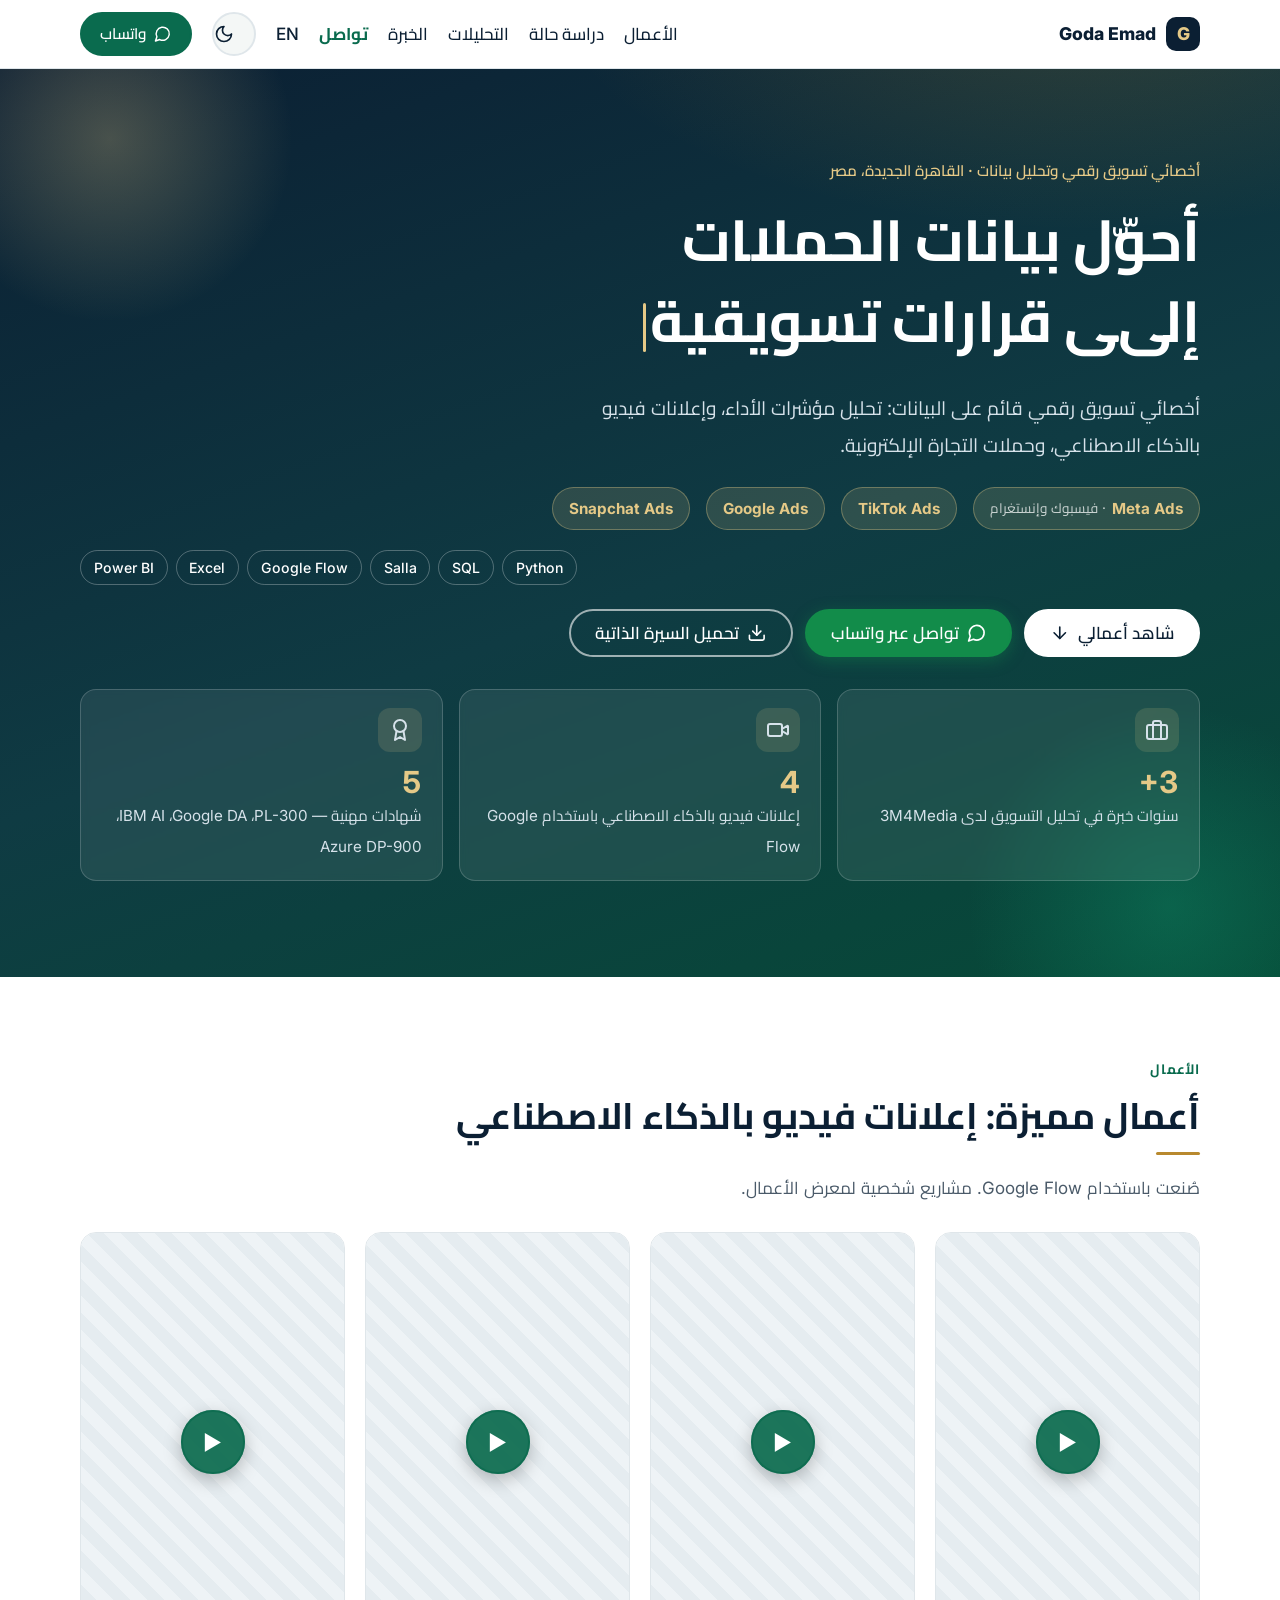
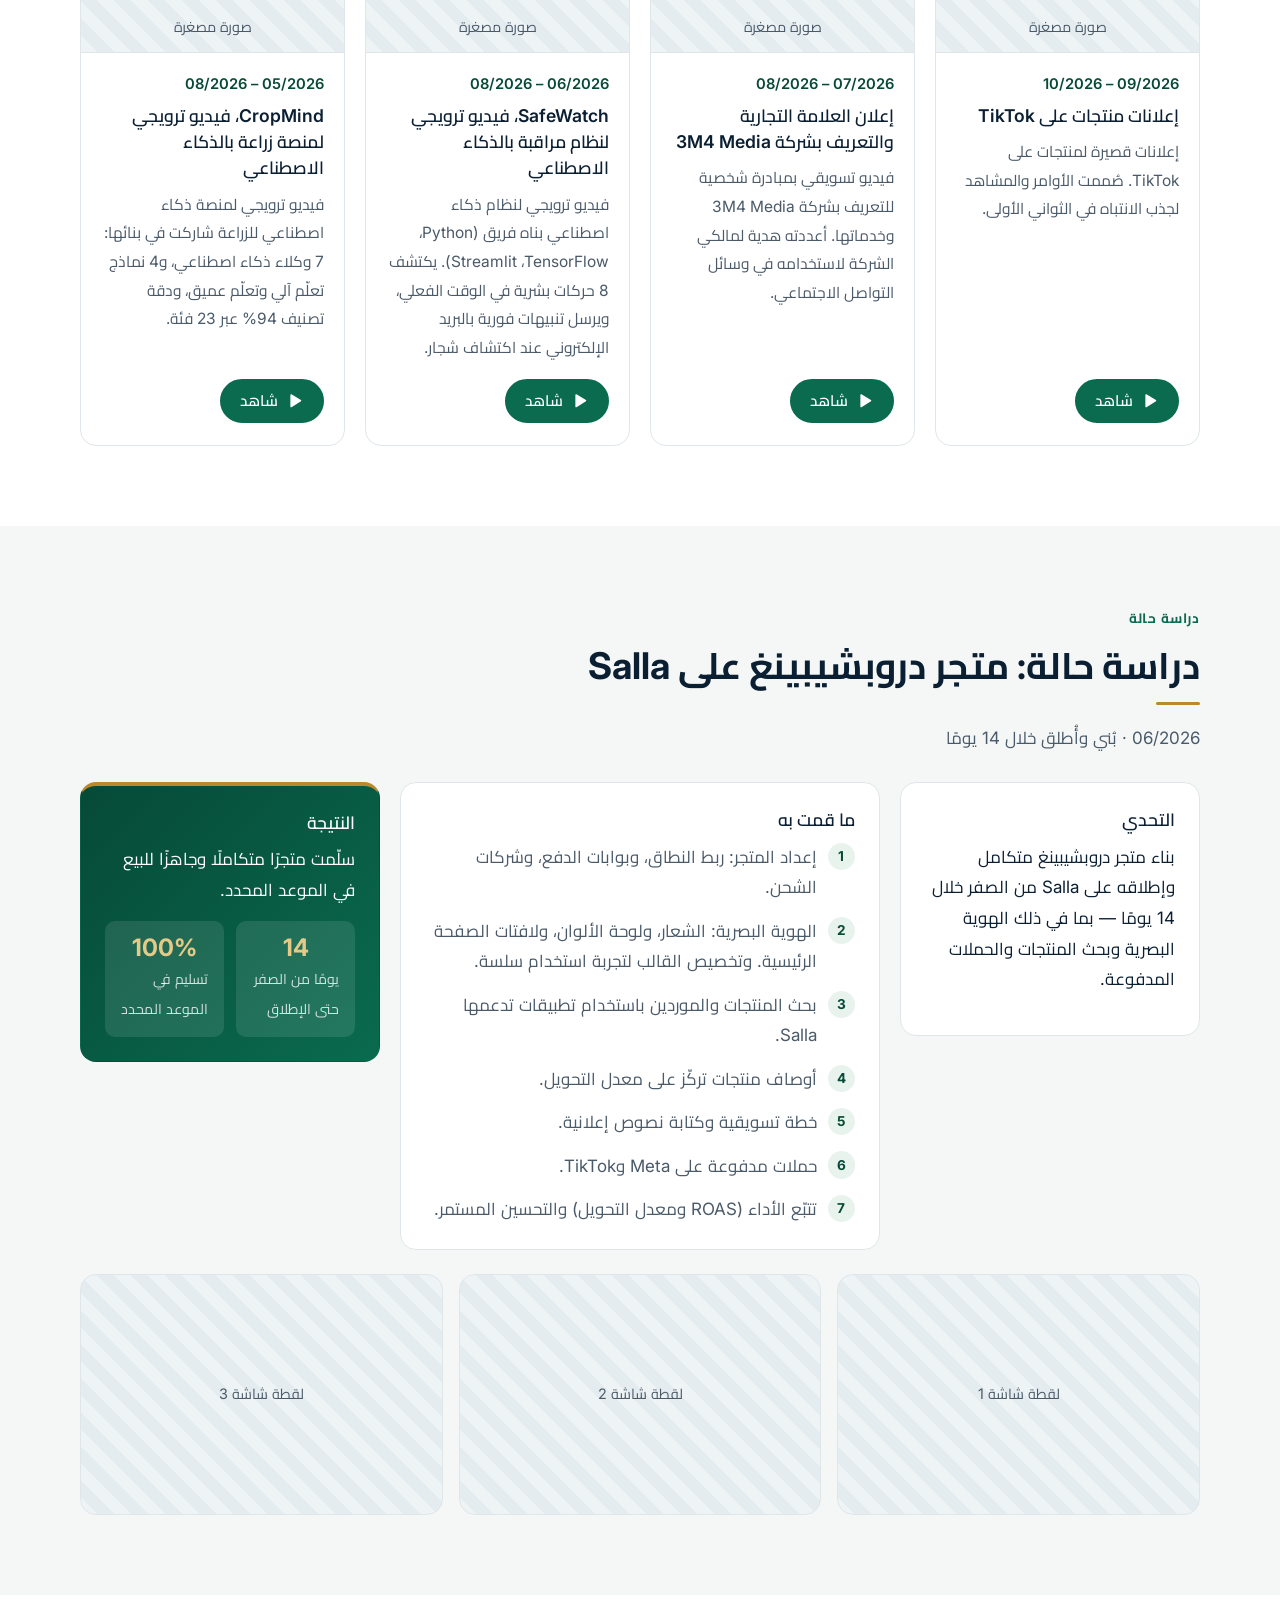
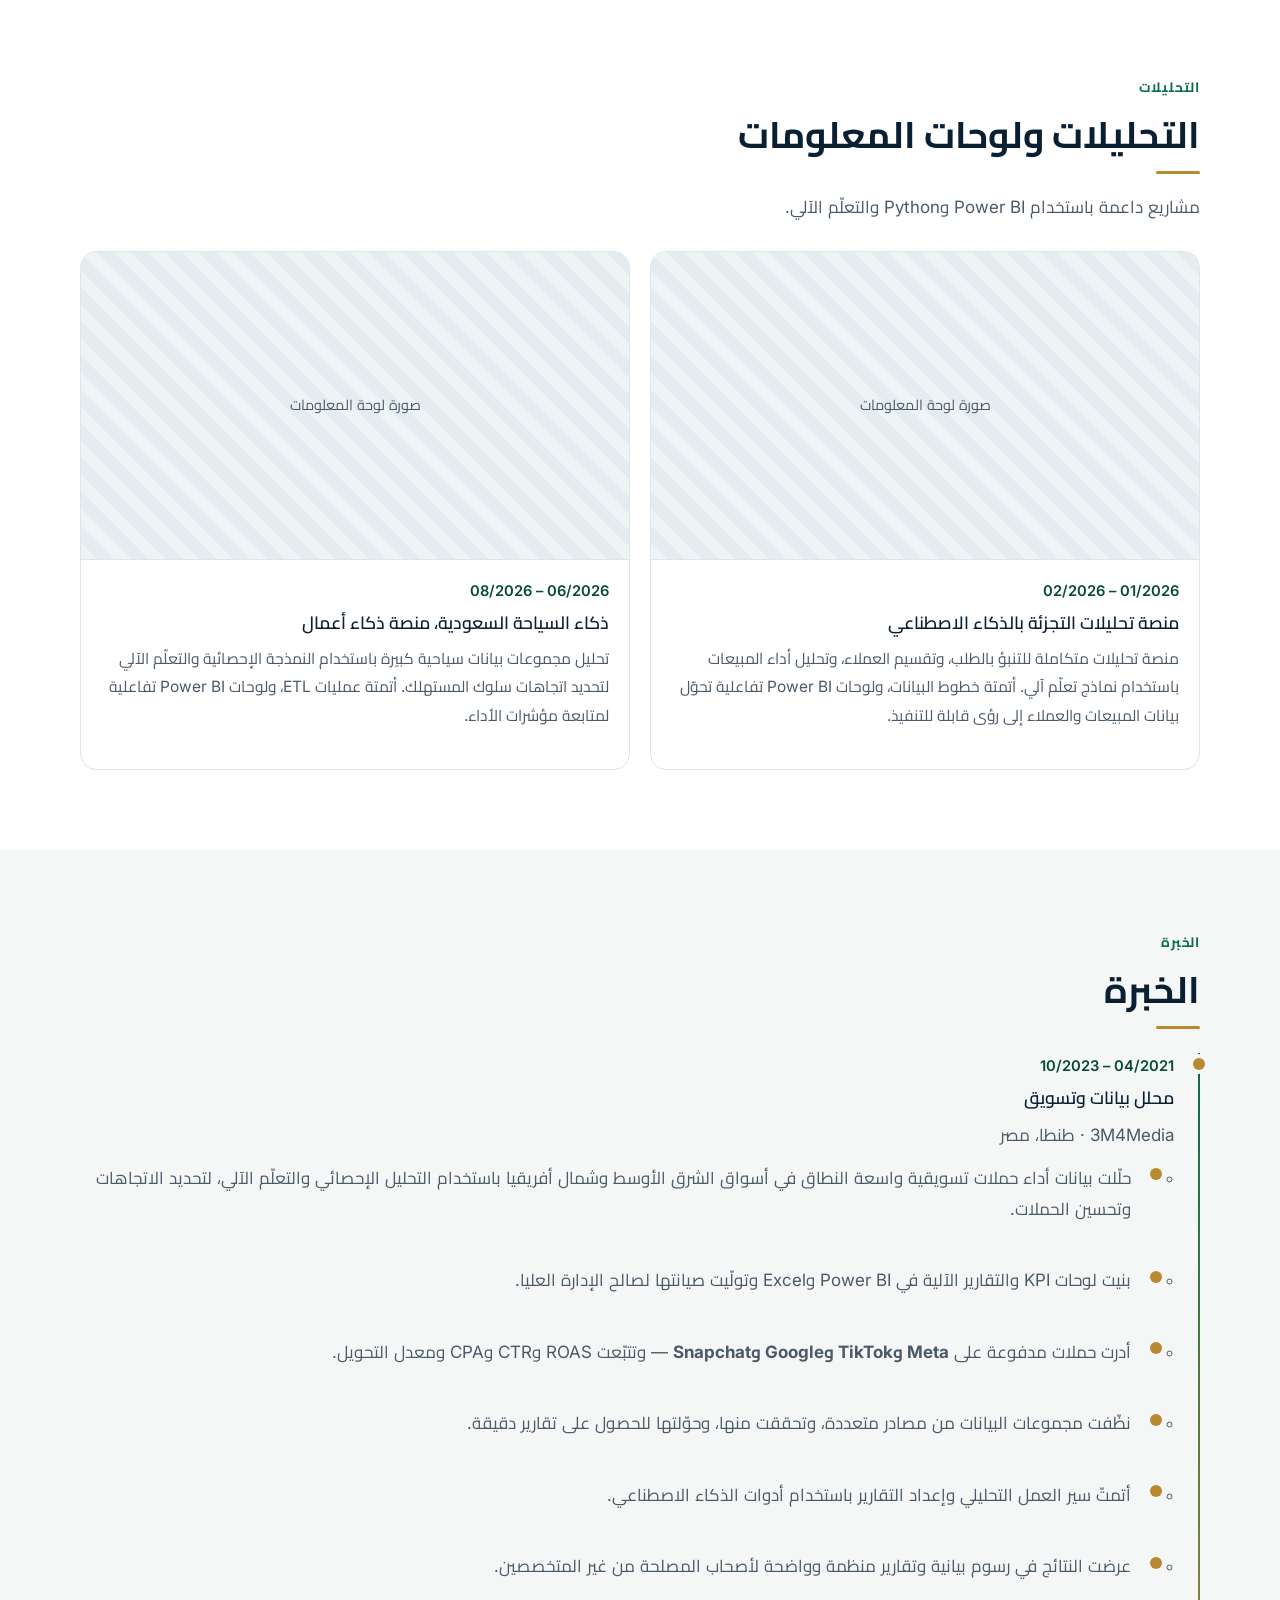
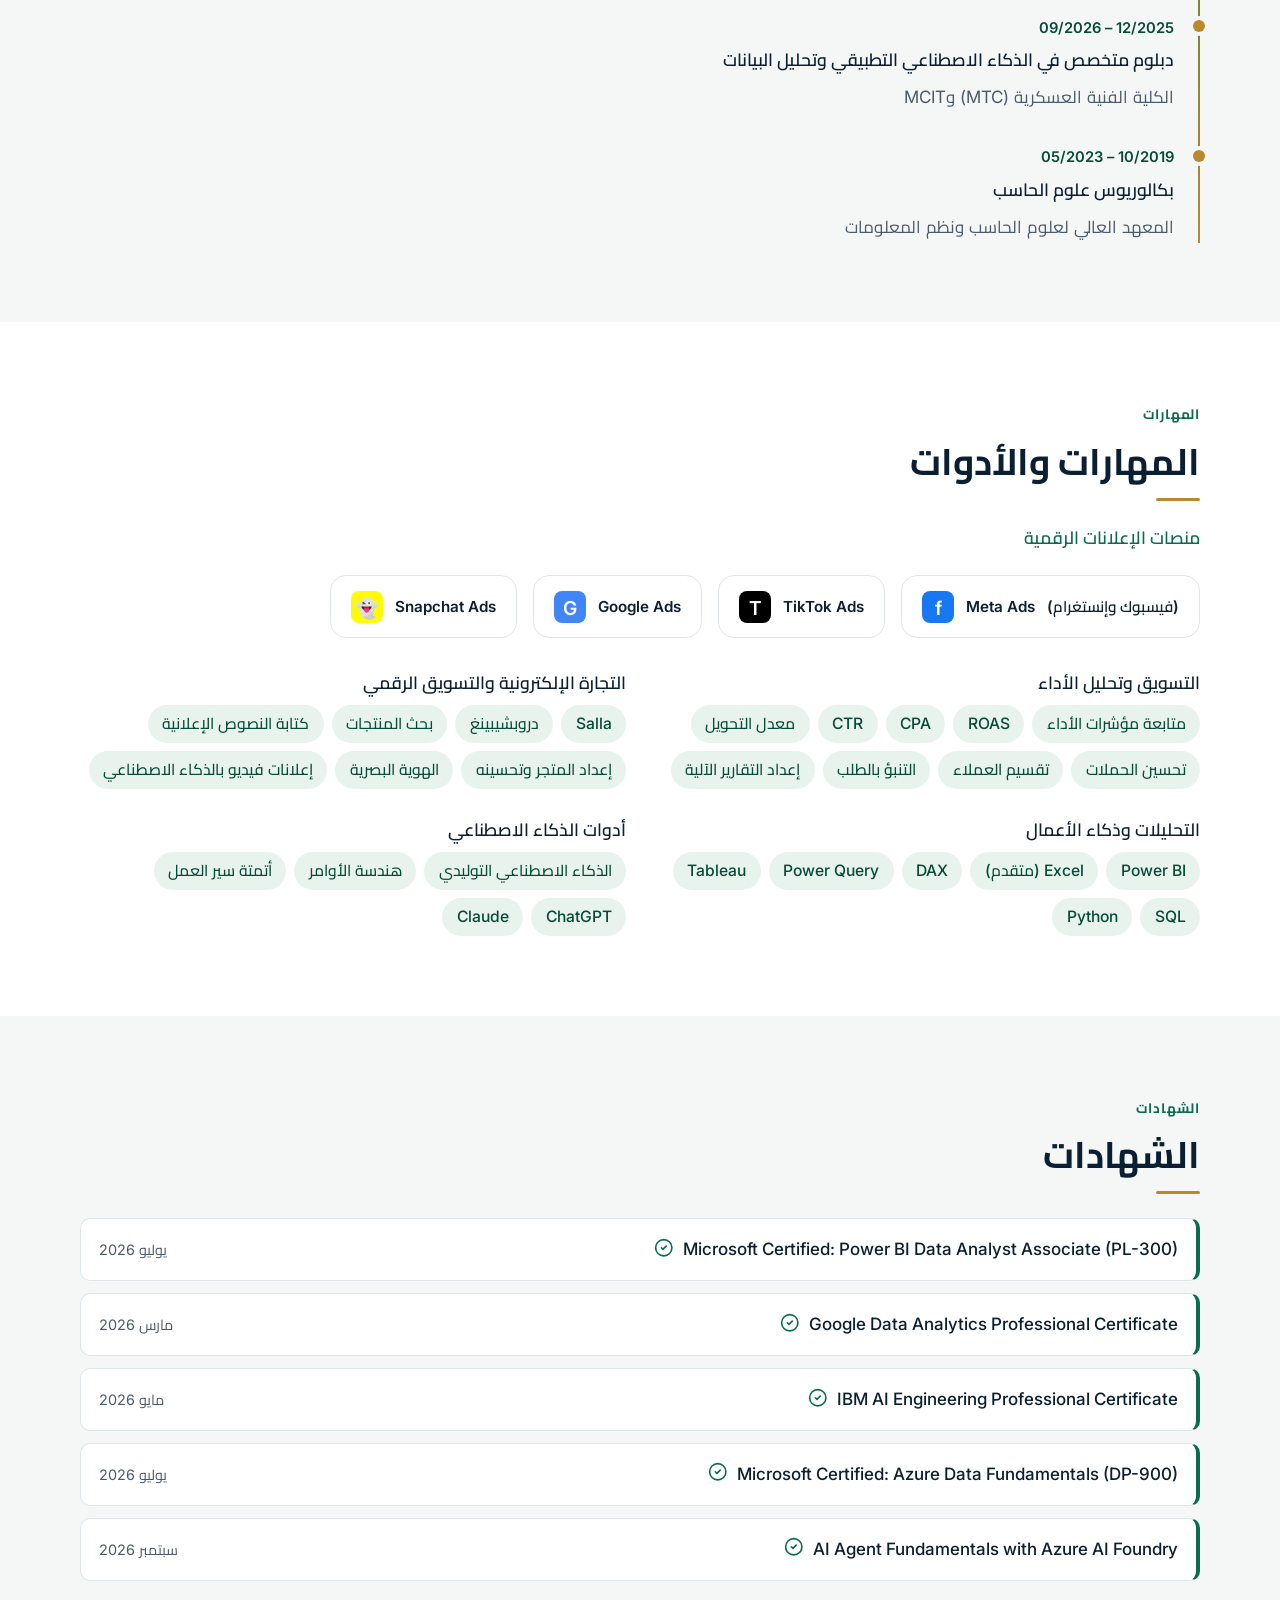
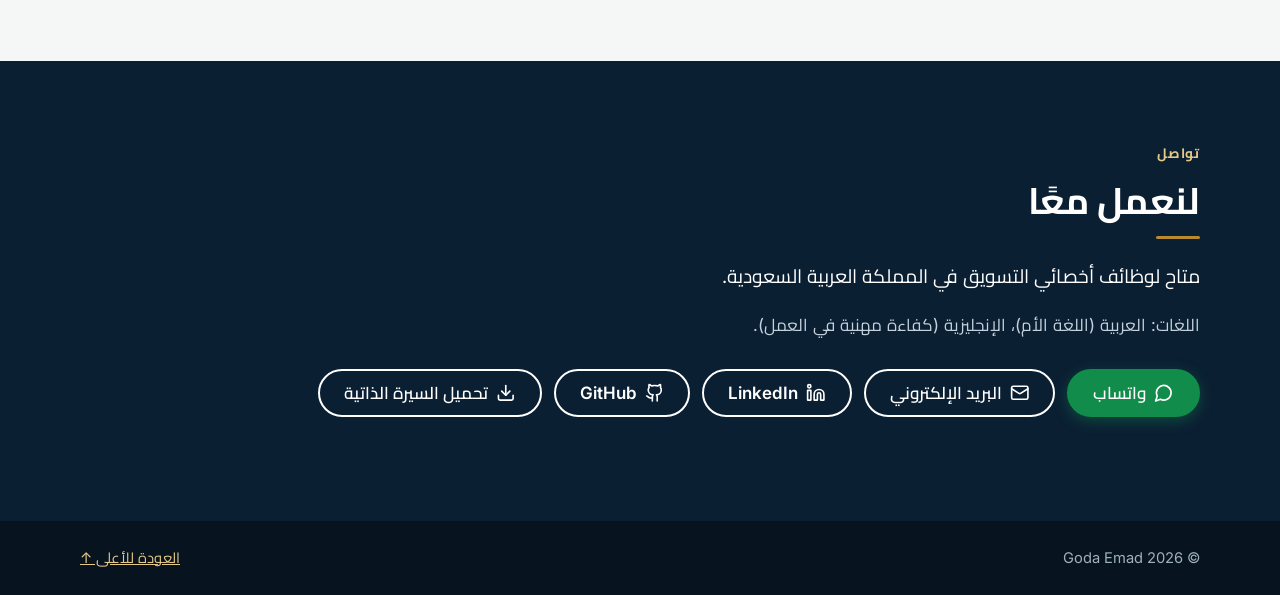
<file: ar/index.html>
<!DOCTYPE html>
<html lang="ar" dir="rtl">
<head>
  <meta charset="utf-8">
  <meta name="viewport" content="width=device-width, initial-scale=1">
  <meta name="theme-color" content="#0b1f33">
  <title>Goda Emad | أخصائي تسويق رقمي وتحليل بيانات</title>
  <meta name="description" content="معرض أعمال Goda Emad: أخصائي تسويق رقمي قائم على البيانات. تحليل مؤشرات الأداء، وإعلانات فيديو بالذكاء الاصطناعي، وحملات التجارة الإلكترونية.">
  <link rel="canonical" href="https://goda-emad.github.io/marketing-portfolio/ar/">
  <link rel="alternate" hreflang="en"        href="https://goda-emad.github.io/marketing-portfolio/">
  <link rel="alternate" hreflang="ar"        href="https://goda-emad.github.io/marketing-portfolio/ar/">
  <link rel="alternate" hreflang="x-default" href="https://goda-emad.github.io/marketing-portfolio/">

  <!-- Open Graph -->
  <meta property="og:type"             content="website">
  <meta property="og:locale"           content="ar_AR">
  <meta property="og:title"            content="Goda Emad | أخصائي تسويق رقمي وتحليل بيانات">
  <meta property="og:description"      content="أحوّل بيانات الحملات إلى قرارات تسويقية. تحليل مؤشرات الأداء، وإعلانات فيديو بالذكاء الاصطناعي، والتجارة الإلكترونية.">
  <meta property="og:image"            content="https://goda-emad.github.io/marketing-portfolio/assets/img/og-image.jpg">
  <meta property="og:url"              content="https://goda-emad.github.io/marketing-portfolio/ar/">
  <meta name="twitter:card"            content="summary_large_image">
  <meta name="twitter:title"           content="Goda Emad | أخصائي تسويق رقمي وتحليل بيانات">
  <meta name="twitter:description"     content="أحوّل بيانات الحملات إلى قرارات تسويقية.">
  <meta name="twitter:image"           content="https://goda-emad.github.io/marketing-portfolio/assets/img/og-image.jpg">

  <!-- Structured data -->
  <script type="application/ld+json">
  {
    "@context": "https://schema.org",
    "@type": "Person",
    "name": "Goda Emad",
    "jobTitle": "أخصائي تسويق رقمي وتحليل بيانات",
    "url": "https://goda-emad.github.io/marketing-portfolio/ar/",
    "sameAs": [
      "https://linkedin.com/in/goda-emad",
      "https://github.com/Goda-Emad"
    ],
    "email": "goda.emade2001@gmail.com",
    "knowsLanguage": ["Arabic", "English"]
  }
  </script>

  <link rel="icon" href="data:image/svg+xml,%3Csvg xmlns='http://www.w3.org/2000/svg' viewBox='0 0 100 100'%3E%3Ctext y='.9em' font-size='90'%3E📈%3C/text%3E%3C/svg%3E">
  <link rel="preconnect" href="https://fonts.googleapis.com">
  <link rel="preconnect" href="https://fonts.gstatic.com" crossorigin>
  <link href="https://fonts.googleapis.com/css2?family=Cairo:wght@400;600;700&family=Inter:wght@400;500;600;700;800&display=swap" rel="stylesheet">

  <!-- ✅ تطبيق الثيم قبل الرندر لمنع الوميض -->
  <script>
    (function(){
      var t = localStorage.getItem('goda-theme');
      if (!t) t = window.matchMedia('(prefers-color-scheme:dark)').matches ? 'dark' : 'light';
      document.documentElement.setAttribute('data-theme', t);
    })();
  </script>

  <link rel="stylesheet" href="../assets/css/style.css?v=4">
  <link rel="stylesheet" href="../assets/css/rtl.css?v=4">
</head>
<body>
  <a class="skip" href="#main">الانتقال إلى المحتوى</a>
  <div class="progress" id="progress" aria-hidden="true"></div>

  <!-- HEADER -->
  <header class="site-header">
    <div class="container bar">
      <a class="brand" href="#top" lang="en" aria-label="Goda Emad، الصفحة الرئيسية">
        <span class="logo" aria-hidden="true">G</span>Goda Emad
      </a>

      <button class="menu-btn" id="menuBtn"
        aria-expanded="false" aria-controls="nav"
        aria-label="فتح القائمة"
        data-label-open="فتح القائمة" data-label-close="إغلاق القائمة">
        <span></span><span></span><span></span>
      </button>

      <nav id="nav" class="nav" aria-label="التنقل الرئيسي">
        <a href="#work">الأعمال</a>
        <a href="#case-study">دراسة حالة</a>
        <a href="#analytics">التحليلات</a>
        <a href="#experience">الخبرة</a>
        <a href="#contact">تواصل</a>
        <a href="../index.html" lang="en" hreflang="en" aria-label="النسخة الإنجليزية">EN</a>

        <!-- ✅ زرار Dark / Light mode -->
        <button
          class="theme-toggle"
          id="themeToggle"
          aria-label="التبديل إلى الوضع الداكن"
          aria-pressed="false"
          title="تبديل الوضع الداكن / الفاتح">
        </button>

        <a class="btn btn-sm btn-wa" href="https://wa.me/201126242932" target="_blank" rel="noopener">واتساب</a>
      </nav>
    </div>
  </header>

  <main id="main">

    <!-- 1. HERO -->
    <section class="hero" id="top">
      <div class="container">
        <p class="eyebrow">أخصائي تسويق رقمي وتحليل بيانات · القاهرة الجديدة، مصر</p>
        <h1>أحوّل بيانات الحملات إلى قرارات تسويقية.</h1>
        <p class="lead">أخصائي تسويق رقمي قائم على البيانات: تحليل مؤشرات الأداء، وإعلانات فيديو بالذكاء الاصطناعي، وحملات التجارة الإلكترونية.</p>

        <!-- ✅ منصات الإعلانات — مهم للكفيل السعودي -->
        <div class="kpi-row">
          <span class="kpi-pill"><bdi lang="en">Meta Ads</bdi> <span>· فيسبوك وإنستغرام</span></span>
          <span class="kpi-pill"><bdi lang="en">TikTok Ads</bdi></span>
          <span class="kpi-pill"><bdi lang="en">Google Ads</bdi></span>
          <span class="kpi-pill"><bdi lang="en">Snapchat Ads</bdi></span>
        </div>

        <ul class="tags" aria-label="الأدوات الأساسية" lang="en" dir="ltr">
          <li>Power BI</li><li>Excel</li><li>Google Flow</li><li>Salla</li><li>SQL</li><li>Python</li>
        </ul>

        <div class="actions">
          <a class="btn" href="#work">شاهد أعمالي</a>
          <a class="btn btn-wa" href="https://wa.me/201126242932" target="_blank" rel="noopener">تواصل عبر واتساب</a>
          <a class="btn btn-outline" href="../assets/cv/Goda_Emad_CV.pdf" download>تحميل السيرة الذاتية</a>
        </div>

        <ul class="stats" aria-label="معلومات رئيسية">
          <li>
            <strong>+3</strong>
            <span>سنوات خبرة في تحليل التسويق لدى <bdi lang="en">3M4Media</bdi></span>
          </li>
          <li>
            <strong>4</strong>
            <span>إعلانات فيديو بالذكاء الاصطناعي باستخدام <bdi lang="en">Google Flow</bdi></span>
          </li>
          <li>
            <strong>5</strong>
            <span>شهادات مهنية — <bdi lang="en">PL-300</bdi>، <bdi lang="en">Google DA</bdi>، <bdi lang="en">IBM AI</bdi>، <bdi lang="en">Azure DP-900</bdi></span>
          </li>
        </ul>
      </div>
    </section>

    <!-- 2. FEATURED WORK -->
    <section id="work" class="section reveal" aria-labelledby="work-h">
      <div class="container">
        <p class="kicker">الأعمال</p>
        <h2 id="work-h">أعمال مميزة: إعلانات فيديو بالذكاء الاصطناعي</h2>
        <p class="sub">صُنعت باستخدام <bdi lang="en">Google Flow</bdi>. مشاريع شخصية لمعرض الأعمال.</p>
        <div class="grid video-grid">

          <article class="card video-card">
            <div class="thumb" role="img" aria-label="صورة مصغرة: إعلانات منتجات على TikTok"><span>صورة مصغرة</span></div>
            <div class="card-body">
              <p class="date">09/2026 – 10/2026</p>
              <h3>إعلانات منتجات على <bdi lang="en">TikTok</bdi></h3>
              <p>إعلانات قصيرة لمنتجات على <bdi lang="en">TikTok</bdi>. صُممت الأوامر والمشاهد لجذب الانتباه في الثواني الأولى.</p>
              <button class="btn btn-sm watch" data-video="YOUTUBE_ID_1" data-title="إعلانات منتجات على TikTok">شاهد</button>
            </div>
          </article>

          <article class="card video-card">
            <div class="thumb" role="img" aria-label="صورة مصغرة: إعلان العلامة التجارية لـ 3M4 Media"><span>صورة مصغرة</span></div>
            <div class="card-body">
              <p class="date">07/2026 – 08/2026</p>
              <h3>إعلان العلامة التجارية والتعريف بشركة <bdi lang="en">3M4 Media</bdi></h3>
              <p>فيديو تسويقي بمبادرة شخصية للتعريف بشركة <bdi lang="en">3M4 Media</bdi> وخدماتها. أعددته هدية لمالكي الشركة لاستخدامه في وسائل التواصل الاجتماعي.</p>
              <button class="btn btn-sm watch" data-video="YOUTUBE_ID_2" data-title="إعلان العلامة التجارية والتعريف بشركة 3M4 Media">شاهد</button>
            </div>
          </article>

          <article class="card video-card">
            <div class="thumb" role="img" aria-label="صورة مصغرة: فيديو ترويجي لـ SafeWatch"><span>صورة مصغرة</span></div>
            <div class="card-body">
              <p class="date">06/2026 – 08/2026</p>
              <h3><bdi lang="en">SafeWatch</bdi>، فيديو ترويجي لنظام مراقبة بالذكاء الاصطناعي</h3>
              <p>فيديو ترويجي لنظام ذكاء اصطناعي بناه فريق (<bdi lang="en">Python</bdi>، <bdi lang="en">TensorFlow</bdi>، <bdi lang="en">Streamlit</bdi>). يكتشف 8 حركات بشرية في الوقت الفعلي، ويرسل تنبيهات فورية بالبريد الإلكتروني عند اكتشاف شجار.</p>
              <button class="btn btn-sm watch" data-video="YOUTUBE_ID_3" data-title="SafeWatch، فيديو ترويجي لنظام مراقبة بالذكاء الاصطناعي">شاهد</button>
            </div>
          </article>

          <article class="card video-card">
            <div class="thumb" role="img" aria-label="صورة مصغرة: فيديو ترويجي لـ CropMind"><span>صورة مصغرة</span></div>
            <div class="card-body">
              <p class="date">05/2026 – 08/2026</p>
              <h3><bdi lang="en">CropMind</bdi>، فيديو ترويجي لمنصة زراعة بالذكاء الاصطناعي</h3>
              <p>فيديو ترويجي لمنصة ذكاء اصطناعي للزراعة شاركت في بنائها: 7 وكلاء ذكاء اصطناعي، و4 نماذج تعلّم آلي وتعلّم عميق، ودقة تصنيف 94% عبر 23 فئة.</p>
              <button class="btn btn-sm watch" data-video="YOUTUBE_ID_4" data-title="CropMind، فيديو ترويجي لمنصة زراعة بالذكاء الاصطناعي">شاهد</button>
            </div>
          </article>

        </div>
      </div>
    </section>

    <!-- 3. CASE STUDY -->
    <section id="case-study" class="section alt reveal" aria-labelledby="cs-h">
      <div class="container">
        <p class="kicker">دراسة حالة</p>
        <h2 id="cs-h">دراسة حالة: متجر دروبشيبينغ على <bdi lang="en">Salla</bdi></h2>
        <p class="sub">06/2026 · بُني وأُطلق خلال 14 يومًا</p>
        <div class="cs-grid">

          <div class="cs-block">
            <h3>التحدي</h3>
            <p>بناء متجر دروبشيبينغ متكامل وإطلاقه على <bdi lang="en">Salla</bdi> من الصفر خلال 14 يومًا — بما في ذلك الهوية البصرية وبحث المنتجات والحملات المدفوعة.</p>
          </div>

          <div class="cs-block">
            <h3>ما قمت به</h3>
            <ol class="steps">
              <li>إعداد المتجر: ربط النطاق، وبوابات الدفع، وشركات الشحن.</li>
              <li>الهوية البصرية: الشعار، ولوحة الألوان، ولافتات الصفحة الرئيسية. وتخصيص القالب لتجربة استخدام سلسة.</li>
              <li>بحث المنتجات والموردين باستخدام تطبيقات تدعمها <bdi lang="en">Salla</bdi>.</li>
              <li>أوصاف منتجات تركّز على معدل التحويل.</li>
              <li>خطة تسويقية وكتابة نصوص إعلانية.</li>
              <li>حملات مدفوعة على <bdi lang="en">Meta</bdi> و<bdi lang="en">TikTok</bdi>.</li>
              <li>تتبّع الأداء (<bdi lang="en">ROAS</bdi> ومعدل التحويل) والتحسين المستمر.</li>
            </ol>
          </div>

          <!-- ✅ outcome metrics -->
          <div class="cs-block outcome">
            <h3>النتيجة</h3>
            <p>سلّمت متجرًا متكاملًا وجاهزًا للبيع في الموعد المحدد.</p>
            <div class="outcome-metrics">
              <div class="metric">
                <strong>14</strong>
                <span>يومًا من الصفر حتى الإطلاق</span>
              </div>
              <div class="metric">
                <strong>100%</strong>
                <span>تسليم في الموعد المحدد</span>
              </div>
            </div>
          </div>

        </div>

        <div class="gallery" aria-label="لقطات شاشة للمتجر">
          <div class="shot" role="img" aria-label="لقطة شاشة 1"><span>لقطة شاشة 1</span></div>
          <div class="shot" role="img" aria-label="لقطة شاشة 2"><span>لقطة شاشة 2</span></div>
          <div class="shot" role="img" aria-label="لقطة شاشة 3"><span>لقطة شاشة 3</span></div>
        </div>
      </div>
    </section>

    <!-- 4. ANALYTICS -->
    <section id="analytics" class="section reveal" aria-labelledby="an-h">
      <div class="container">
        <p class="kicker">التحليلات</p>
        <h2 id="an-h">التحليلات ولوحات المعلومات</h2>
        <p class="sub">مشاريع داعمة باستخدام <bdi lang="en">Power BI</bdi> و<bdi lang="en">Python</bdi> والتعلّم الآلي.</p>
        <div class="grid two">

          <article class="card">
            <div class="shot wide" role="img" aria-label="لوحة معلومات: منصة تحليلات التجزئة بالذكاء الاصطناعي"><span>صورة لوحة المعلومات</span></div>
            <div class="card-body">
              <p class="date">01/2026 – 02/2026</p>
              <h3>منصة تحليلات التجزئة بالذكاء الاصطناعي</h3>
              <p>منصة تحليلات متكاملة للتنبؤ بالطلب، وتقسيم العملاء، وتحليل أداء المبيعات باستخدام نماذج تعلّم آلي. أتمتة خطوط البيانات، ولوحات <bdi lang="en">Power BI</bdi> تفاعلية تحوّل بيانات المبيعات والعملاء إلى رؤى قابلة للتنفيذ.</p>
            </div>
          </article>

          <article class="card">
            <div class="shot wide" role="img" aria-label="لوحة معلومات: ذكاء السياحة السعودية"><span>صورة لوحة المعلومات</span></div>
            <div class="card-body">
              <p class="date">06/2026 – 08/2026</p>
              <h3>ذكاء السياحة السعودية، منصة ذكاء أعمال</h3>
              <p>تحليل مجموعات بيانات سياحية كبيرة باستخدام النمذجة الإحصائية والتعلّم الآلي لتحديد اتجاهات سلوك المستهلك. أتمتة عمليات <bdi lang="en">ETL</bdi>، ولوحات <bdi lang="en">Power BI</bdi> تفاعلية لمتابعة مؤشرات الأداء.</p>
            </div>
          </article>

        </div>
      </div>
    </section>

    <!-- 5. EXPERIENCE -->
    <section id="experience" class="section alt reveal" aria-labelledby="ex-h">
      <div class="container">
        <p class="kicker">الخبرة</p>
        <h2 id="ex-h">الخبرة</h2>
        <ol class="timeline">
          <li>
            <p class="date">04/2021 – 10/2023</p>
            <h3>محلل بيانات وتسويق</h3>
            <p class="meta"><bdi lang="en">3M4Media</bdi> · طنطا، مصر</p>
            <ul>
              <li>حلّلت بيانات أداء حملات تسويقية واسعة النطاق في أسواق الشرق الأوسط وشمال أفريقيا باستخدام التحليل الإحصائي والتعلّم الآلي، لتحديد الاتجاهات وتحسين الحملات.</li>
              <li>بنيت لوحات <bdi lang="en">KPI</bdi> والتقارير الآلية في <bdi lang="en">Power BI</bdi> و<bdi lang="en">Excel</bdi> وتولّيت صيانتها لصالح الإدارة العليا.</li>
              <li>أدرت حملات مدفوعة على <strong><bdi lang="en">Meta</bdi> و<bdi lang="en">TikTok</bdi> و<bdi lang="en">Google</bdi> و<bdi lang="en">Snapchat</bdi></strong> — وتتبّعت <bdi lang="en">ROAS</bdi> و<bdi lang="en">CTR</bdi> و<bdi lang="en">CPA</bdi> ومعدل التحويل.</li>
              <li>نظّفت مجموعات البيانات من مصادر متعددة، وتحققت منها، وحوّلتها للحصول على تقارير دقيقة.</li>
              <li>أتمتّ سير العمل التحليلي وإعداد التقارير باستخدام أدوات الذكاء الاصطناعي.</li>
              <li>عرضت النتائج في رسوم بيانية وتقارير منظمة وواضحة لأصحاب المصلحة من غير المتخصصين.</li>
            </ul>
          </li>
          <li>
            <p class="date">12/2025 – 09/2026</p>
            <h3>دبلوم متخصص في الذكاء الاصطناعي التطبيقي وتحليل البيانات</h3>
            <p class="meta">الكلية الفنية العسكرية (<bdi lang="en">MTC</bdi>) و<bdi lang="en">MCIT</bdi></p>
          </li>
          <li>
            <p class="date">10/2019 – 05/2023</p>
            <h3>بكالوريوس علوم الحاسب</h3>
            <p class="meta">المعهد العالي لعلوم الحاسب ونظم المعلومات</p>
          </li>
        </ol>
      </div>
    </section>

    <!-- 6. SKILLS -->
    <section id="skills" class="section reveal" aria-labelledby="sk-h">
      <div class="container">
        <p class="kicker">المهارات</p>
        <h2 id="sk-h">المهارات والأدوات</h2>

        <!-- ✅ منصات الإعلانات — بارزة للكفيل السعودي -->
        <h3 style="margin-block: 1.5rem .75rem; color: var(--accent);">منصات الإعلانات الرقمية</h3>
        <div class="platforms-grid">
          <div class="platform-card"><span class="platform-icon" style="background:#1877F2;color:#fff">f</span> <bdi lang="en">Meta Ads</bdi> (فيسبوك وإنستغرام)</div>
          <div class="platform-card"><span class="platform-icon" style="background:#000;color:#fff">T</span> <bdi lang="en">TikTok Ads</bdi></div>
          <div class="platform-card"><span class="platform-icon" style="background:#4285F4;color:#fff">G</span> <bdi lang="en">Google Ads</bdi></div>
          <div class="platform-card"><span class="platform-icon" style="background:#FFFC00;color:#000">👻</span> <bdi lang="en">Snapchat Ads</bdi></div>
        </div>

        <div class="skill-groups" style="margin-block-start: 2rem;">
          <div>
            <h3>التسويق وتحليل الأداء</h3>
            <ul class="chips">
              <li>متابعة مؤشرات الأداء</li>
              <li><bdi lang="en">ROAS</bdi></li><li><bdi lang="en">CPA</bdi></li><li><bdi lang="en">CTR</bdi></li>
              <li>معدل التحويل</li>
              <li>تحسين الحملات</li>
              <li>تقسيم العملاء</li>
              <li>التنبؤ بالطلب</li>
              <li>إعداد التقارير الآلية</li>
            </ul>
          </div>
          <div>
            <h3>التجارة الإلكترونية والتسويق الرقمي</h3>
            <ul class="chips">
              <li><bdi lang="en">Salla</bdi></li><li>دروبشيبينغ</li>
              <li>بحث المنتجات</li><li>كتابة النصوص الإعلانية</li>
              <li>إعداد المتجر وتحسينه</li><li>الهوية البصرية</li>
              <li>إعلانات فيديو بالذكاء الاصطناعي</li>
            </ul>
          </div>
          <div>
            <h3>التحليلات وذكاء الأعمال</h3>
            <ul class="chips">
              <li><bdi lang="en">Power BI</bdi></li>
              <li><bdi lang="en">Excel</bdi> (متقدم)</li>
              <li><bdi lang="en">DAX</bdi></li><li><bdi lang="en">Power Query</bdi></li>
              <li><bdi lang="en">Tableau</bdi></li><li><bdi lang="en">SQL</bdi></li><li><bdi lang="en">Python</bdi></li>
            </ul>
          </div>
          <div>
            <h3>أدوات الذكاء الاصطناعي</h3>
            <ul class="chips">
              <li>الذكاء الاصطناعي التوليدي</li>
              <li>هندسة الأوامر</li>
              <li>أتمتة سير العمل</li>
              <li><bdi lang="en">ChatGPT</bdi></li><li><bdi lang="en">Claude</bdi></li>
            </ul>
          </div>
        </div>
      </div>
    </section>

    <!-- 7. CERTIFICATIONS -->
    <section id="certs" class="section alt reveal" aria-labelledby="ce-h">
      <div class="container">
        <p class="kicker">الشهادات</p>
        <h2 id="ce-h">الشهادات</h2>
        <ul class="certs">
          <li style="--i:0"><span lang="en" dir="ltr">Microsoft Certified: Power BI Data Analyst Associate (PL-300)</span><time>يوليو 2026</time></li>
          <li style="--i:1"><span lang="en" dir="ltr">Google Data Analytics Professional Certificate</span><time>مارس 2026</time></li>
          <li style="--i:2"><span lang="en" dir="ltr">IBM AI Engineering Professional Certificate</span><time>مايو 2026</time></li>
          <li style="--i:3"><span lang="en" dir="ltr">Microsoft Certified: Azure Data Fundamentals (DP-900)</span><time>يوليو 2026</time></li>
          <li style="--i:4"><span lang="en" dir="ltr">AI Agent Fundamentals with Azure AI Foundry</span><time>سبتمبر 2026</time></li>
        </ul>
      </div>
    </section>

    <!-- 8. CONTACT -->
    <section id="contact" class="section contact reveal" aria-labelledby="co-h">
      <div class="container">
        <p class="kicker">تواصل</p>
        <h2 id="co-h">لنعمل معًا</h2>
        <p class="lead">متاح لوظائف أخصائي التسويق في المملكة العربية السعودية.</p>
        <p class="sub">اللغات: العربية (اللغة الأم)، الإنجليزية (كفاءة مهنية في العمل).</p>
        <div class="actions">
          <a class="btn btn-wa" href="https://wa.me/201126242932" target="_blank" rel="noopener">واتساب</a>
          <a class="btn btn-outline" href="mailto:goda.emade2001@gmail.com">البريد الإلكتروني</a>
          <a class="btn btn-outline" href="https://linkedin.com/in/goda-emad" target="_blank" rel="noopener" lang="en">LinkedIn</a>
          <a class="btn btn-outline" href="https://github.com/Goda-Emad" target="_blank" rel="noopener" lang="en">GitHub</a>
          <a class="btn btn-outline" href="../assets/cv/Goda_Emad_CV.pdf" download>تحميل السيرة الذاتية</a>
        </div>
      </div>
    </section>

  </main>

  <footer class="site-footer">
    <div class="container foot">
      <p>© <span id="year">2026</span> <bdi lang="en">Goda Emad</bdi></p>
      <a href="#top">العودة للأعلى ↑</a>
    </div>
  </footer>

  <!-- Floating WhatsApp (mobile) -->
  <a class="fab" href="https://wa.me/201126242932" target="_blank" rel="noopener" aria-label="تواصل عبر واتساب">واتساب</a>

  <!-- Video modal -->
  <dialog id="videoModal" aria-labelledby="modalTitle">
    <div class="modal-head">
      <h3 id="modalTitle"></h3>
      <button class="close" id="closeModal" aria-label="إغلاق الفيديو">×</button>
    </div>
    <div class="modal-body" id="modalBody" data-soon="الفيديو قريبًا."></div>
  </dialog>

  <script src="../assets/js/main.js?v=3" defer></script>
  <script src="../assets/js/motion.js?v=4" defer></script>
</body>
</html>
</file>
<file: assets/css/style.css>
/* File: marketing-portfolio/assets/css/style.css */

/* ── TOKENS ── */
:root {
  /* Brand */
  --navy:        #0b1f33;
  --accent:      #0a6b4e;
  --accent-dark: #064a37;
  --accent-soft: #e8f3ee;
  --gold:        #b8892e;
  --gold-soft:   #e5c987;

  /* Light-mode surfaces */
  --ink:    #0b1f33;
  --muted:  #4a5a69;
  --line:   #dfe6ea;
  --bg:     #ffffff;
  --bg-alt: #f4f7f6;

  /* Layout */
  --radius:   16px;
  --header-h: 68px;
  --shadow:   0 12px 28px rgba(11,31,51,.10);

  /* Type */
  --font: "Inter", system-ui, -apple-system, "Segoe UI", Roboto, "Noto Sans Arabic", Arial, sans-serif;

  /* Theme transition */
  --theme-speed: .3s;
}

/* ── DARK MODE TOKENS ── */
[data-theme="dark"] {
  --ink:       #e8f0f5;
  --muted:     #8fa8b8;
  --line:      #1e3348;
  --bg:        #0d1e2e;
  --bg-alt:    #0a1825;
  --shadow:    0 12px 28px rgba(0,0,0,.35);
  --accent-soft: #0e3326;
}

/* ── RESET ── */
*, *::before, *::after { box-sizing: border-box; }
html {
  scroll-behavior: smooth;
  scroll-padding-block-start: var(--header-h);
  -webkit-text-size-adjust: 100%;
}
body {
  margin: 0;
  font-family: var(--font);
  color: var(--ink);
  background: var(--bg);
  line-height: 1.65;
  transition: background var(--theme-speed), color var(--theme-speed);
}
img { max-inline-size: 100%; block-size: auto; display: block; }
a { color: var(--accent); }
h1, h2, h3 { line-height: 1.2; margin: 0 0 .5em; letter-spacing: -.01em; }
h1 { font-size: clamp(2.1rem, 7.5vw, 3.6rem); font-weight: 800; }
h2 { font-size: clamp(1.6rem, 5vw, 2.3rem); font-weight: 700; }
h3 { font-size: 1.1rem; font-weight: 600; }
p  { margin: 0 0 1rem; }
ul, ol { margin: 0; padding-inline-start: 1.2rem; }
:focus-visible { outline: 3px solid var(--accent); outline-offset: 3px; border-radius: 4px; }

.container { inline-size: min(100% - 2.5rem, 1120px); margin-inline: auto; }
.skip { position: absolute; inset-inline-start: -999px; background: var(--ink); color: #fff; padding: .6rem 1rem; z-index: 100; }
.skip:focus { inset-inline-start: 1rem; inset-block-start: 1rem; }

/* ── KEYFRAMES ── */
@keyframes rise    { from { opacity:0; transform:translateY(22px); } to { opacity:1; transform:none; } }
@keyframes drift   { 0%,100%{transform:translate(0,0)scale(1);}50%{transform:translate(-30px,24px)scale(1.12);} }
@keyframes ring    { 0%{transform:scale(1);opacity:.7;}100%{transform:scale(1.9);opacity:0;} }
@keyframes ringFab { 0%{transform:scale(1);opacity:.7;}100%{transform:scale(1.35);opacity:0;} }
@keyframes bobY    { 0%,100%{transform:translateY(0);}50%{transform:translateY(4px);} }
@keyframes floatY  { 0%,100%{transform:translateY(0);}50%{transform:translateY(-4px);} }
@keyframes wiggle  { 0%,100%{transform:rotate(0);}25%{transform:rotate(-12deg);}75%{transform:rotate(12deg);} }
@keyframes draw    { to{stroke-dashoffset:0;} }
@keyframes grow    { from{transform:scaleY(0);}to{transform:scaleY(1);} }
@keyframes slide   { from{opacity:0;transform:translateY(-8px);}to{opacity:1;transform:none;} }
@keyframes blink   { 0%,100%{opacity:1;}50%{opacity:0;} }
@keyframes fadeIn  { from{opacity:0;}to{opacity:1;} }
@keyframes popIn   { from{opacity:0;transform:scale(.85);}to{opacity:1;transform:none;} }
@keyframes shimmer { 0%{background-position:-200% center;}100%{background-position:200% center;} }

/* ── SCROLL PROGRESS ── */
.progress {
  position: fixed; inset-block-start: 0; inset-inline: 0;
  block-size: 3px; z-index: 60;
  background: linear-gradient(90deg, var(--accent), var(--gold));
  transform-origin: left; transform: scaleX(0);
  transition: transform .1s linear;
}
[dir="rtl"] .progress { transform-origin: right; }

/* ── BUTTONS ── */
.btn {
  position: relative; overflow: hidden;
  display: inline-flex; align-items: center; justify-content: center;
  min-block-size: 48px; padding-inline: 1.5rem;
  background: var(--accent); color: #fff; border: 2px solid var(--accent);
  border-radius: 999px; font: inherit; font-weight: 600;
  text-decoration: none; cursor: pointer;
  transition: background .2s, color .2s, transform .15s, box-shadow .2s, border-color .2s;
}
.btn:hover { background: var(--accent-dark); border-color: var(--accent-dark); transform: translateY(-2px); box-shadow: 0 8px 20px rgba(6,74,55,.3); }
.btn:active { transform: none; }
.btn::after {
  content: ""; position: absolute; inset: 0; pointer-events: none;
  background: linear-gradient(110deg, transparent 30%, rgba(255,255,255,.35) 50%, transparent 70%);
  transform: translateX(-120%);
}
.btn:hover::after { transform: translateX(120%); transition: transform .7s ease; }
.btn-outline { background: transparent; color: var(--accent); }
.btn-outline:hover { background: var(--accent-soft); color: var(--accent-dark); box-shadow: none; }
.btn-sm { min-block-size: 44px; padding-inline: 1.15rem; font-size: .95rem; }
.actions { display: flex; flex-wrap: wrap; gap: .75rem; margin-block: 1.5rem; }

/* ── ICONS ── */
.ico { display: inline-flex; flex: none; }
.ico svg { inline-size: 1.15em; block-size: 1.15em; }
.btn .ico, .fab .ico { margin-inline-end: .5rem; }
.btn .ico.ico-end { margin-inline: .5rem 0; }
.i-down     { animation: bobY 1.8s ease-in-out infinite; }
.btn:hover .i-download { animation: bobY .6s ease; }
.btn:hover .i-chat, .btn:hover .i-mail, .fab:hover .i-chat { animation: wiggle .6s ease; }
.i-play { transition: transform .2s; }
.btn:hover .i-play { transform: scale(1.25); }

/* ── DARK MODE TOGGLE ── */
.theme-toggle {
  display: inline-flex; align-items: center; justify-content: center;
  inline-size: 44px; block-size: 44px;
  border-radius: 50%; border: 2px solid var(--line);
  background: var(--bg-alt); cursor: pointer;
  transition: background .2s, border-color .2s, transform .2s;
  color: var(--ink); flex: none;
}
.theme-toggle:hover { background: var(--accent-soft); border-color: var(--accent); transform: rotate(20deg); }
.theme-toggle svg { inline-size: 20px; block-size: 20px; transition: transform .3s; }
.sun-icon, .moon-icon { position: absolute; transition: opacity .3s, transform .3s; }
.theme-toggle-wrap { position: relative; inline-size: 20px; block-size: 20px; }
[data-theme="dark"] .sun-icon  { opacity: 1; transform: rotate(0); }
[data-theme="dark"] .moon-icon { opacity: 0; transform: rotate(90deg); }
[data-theme="light"] .sun-icon, :root:not([data-theme]) .sun-icon { opacity: 0; transform: rotate(-90deg); }
[data-theme="light"] .moon-icon, :root:not([data-theme]) .moon-icon { opacity: 1; transform: rotate(0); }

/* ── HEADER ── */
.site-header {
  position: sticky; inset-block-start: 0; z-index: 50;
  background: rgba(255,255,255,.92); backdrop-filter: blur(12px);
  border-block-end: 1px solid var(--line);
  transition: box-shadow .2s, background var(--theme-speed), border-color var(--theme-speed);
}
[data-theme="dark"] .site-header { background: rgba(13,30,46,.92); }
.site-header.scrolled { box-shadow: 0 4px 18px rgba(11,31,51,.08); }
[data-theme="dark"] .site-header.scrolled { box-shadow: 0 4px 18px rgba(0,0,0,.3); }

.bar { display: flex; align-items: center; justify-content: space-between; block-size: var(--header-h); }
.brand { display: inline-flex; align-items: center; gap: .6rem; font-weight: 800; color: var(--ink); text-decoration: none; font-size: 1.1rem; }
.logo { display: grid; place-items: center; inline-size: 34px; block-size: 34px; border-radius: 10px; background: var(--navy); color: var(--gold-soft); font-weight: 800; transition: transform .25s; }
.brand:hover .logo { transform: rotate(-8deg) scale(1.08); }

.menu-btn { display: inline-flex; flex-direction: column; justify-content: center; gap: 5px; inline-size: 48px; block-size: 48px; padding: 12px; background: none; border: 0; cursor: pointer; }
.menu-btn span { display: block; block-size: 2px; background: var(--ink); transition: transform .2s, opacity .2s, background var(--theme-speed); }
.menu-btn[aria-expanded="true"] span:nth-child(1) { transform: translateY(7px) rotate(45deg); }
.menu-btn[aria-expanded="true"] span:nth-child(2) { opacity: 0; }
.menu-btn[aria-expanded="true"] span:nth-child(3) { transform: translateY(-7px) rotate(-45deg); }

.nav {
  display: none; position: absolute; inset-inline: 0; inset-block-start: var(--header-h);
  flex-direction: column; background: var(--bg); padding: 1rem 1.25rem 1.5rem;
  border-block-end: 1px solid var(--line); box-shadow: 0 16px 24px rgba(11,31,51,.08);
  transition: background var(--theme-speed);
}
.nav.open { display: flex; }
.nav.open > * { animation: slide .3s ease backwards; }
.nav.open > *:nth-child(2) { animation-delay:.04s; }
.nav.open > *:nth-child(3) { animation-delay:.08s; }
.nav.open > *:nth-child(4) { animation-delay:.12s; }
.nav.open > *:nth-child(5) { animation-delay:.16s; }
.nav.open > *:nth-child(6) { animation-delay:.20s; }
.nav.open > *:nth-child(7) { animation-delay:.24s; }
.nav.open > *:nth-child(8) { animation-delay:.28s; }

.nav a:not(.btn) {
  color: var(--ink); text-decoration: none; font-weight: 500;
  min-block-size: 48px; display: flex; align-items: center;
  border-block-end: 1px solid var(--line);
  transition: color .2s;
}
.nav a:not(.btn):hover, .nav a.active { color: var(--accent); }
.nav a.active { font-weight: 700; }
.nav .btn { margin-block-start: 1rem; }

/* ── HERO ── */
.hero {
  position: relative; overflow: hidden;
  padding-block: 3.25rem 3.75rem; color: #fff;
  background: radial-gradient(900px 420px at 85% -10%, rgba(184,137,46,.22), transparent 60%),
              linear-gradient(160deg, var(--navy) 0%, #0f3b43 55%, var(--accent-dark) 100%);
}
.hero > .container { position: relative; z-index: 1; }
.hero::before, .hero::after { content:""; position:absolute; border-radius:50%; pointer-events:none; }
.hero::before { inset-block-start:-120px; inset-inline-end:-80px; inline-size:380px; block-size:380px; background:radial-gradient(circle,rgba(229,201,135,.28),transparent 68%); animation:drift 14s ease-in-out infinite; }
.hero::after  { inset-block-end:-140px; inset-inline-start:-100px; inline-size:420px; block-size:420px; background:radial-gradient(circle,rgba(16,150,110,.35),transparent 68%); animation:drift 18s ease-in-out infinite reverse; }

.hero .container > * { animation: rise .8s cubic-bezier(.2,.7,.2,1) backwards; }
.hero .container > *:nth-child(2) { animation-delay:.08s; }
.hero .container > *:nth-child(3) { animation-delay:.16s; }
.hero .container > *:nth-child(4) { animation-delay:.24s; }
.hero .container > *:nth-child(5) { animation-delay:.32s; }
.hero .container > *:nth-child(6) { animation-delay:.40s; }

.hero h1 { max-inline-size: 18ch; text-wrap: balance; }

/* Typing cursor */
.hero h1 .cursor {
  display: inline-block; width: 3px; height: .85em;
  background: var(--gold-soft); margin-inline-start: 4px;
  vertical-align: middle; border-radius: 2px;
  animation: blink 1s step-end infinite;
}

.eyebrow { color: var(--gold-soft); font-weight: 600; font-size: .95rem; margin-block-end: 1rem; }
.lead { font-size: 1.15rem; max-inline-size: 38rem; }
.hero .lead { color: #d6e2ea; }

.tags { list-style:none; padding:0; display:flex; flex-wrap:wrap; gap:.5rem; margin-block:1.25rem 0; }
.tags li { border:1px solid rgba(255,255,255,.28); color:#fff; border-radius:999px; padding:.25rem .8rem; font-size:.88rem; font-weight:500; transition: background .2s, border-color .2s; }
.tags li:hover { background: rgba(255,255,255,.15); border-color: rgba(255,255,255,.5); }

.hero .btn { background:#fff; color:var(--navy); border-color:#fff; }
.hero .btn:hover { background:#f1e3bf; border-color:#f1e3bf; box-shadow:none; }
.hero .btn-outline, .contact .btn-outline { background:transparent; color:#fff; border-color:rgba(255,255,255,.6); }
.hero .btn-outline:hover, .contact .btn-outline:hover { background:rgba(255,255,255,.12); color:#fff; border-color:#fff; }
.hero :focus-visible, .contact :focus-visible { outline-color:var(--gold-soft); }

/* WhatsApp hero button — highlighted */
.hero .btn-wa {
  background: #128c4a; color: #fff; border-color: #128c4a;
  box-shadow: 0 4px 16px rgba(18,140,74,.4);
}
.hero .btn-wa:hover { background: #0e6e39; border-color: #0e6e39; box-shadow: 0 6px 20px rgba(18,140,74,.5); }

/* ── STATS ── */
.stats { list-style:none; padding:0; margin:2rem 0 0; display:grid; gap:1rem; }
.stats li {
  background: rgba(255,255,255,.08); border:1px solid rgba(255,255,255,.18);
  border-radius:var(--radius); padding:1.15rem 1.25rem; backdrop-filter:blur(4px);
  transition: transform .25s, background .25s, border-color .25s;
}
.stats li:hover { transform:translateY(-4px); background:rgba(255,255,255,.14); border-color:rgba(229,201,135,.55); }
.stats strong { display:block; font-size:1.9rem; color:var(--gold-soft); line-height:1.15; font-variant-numeric:tabular-nums; }
.stats span { color:#d6e2ea; font-size:.95rem; }
.stat-ico { display:grid; place-items:center; inline-size:44px; block-size:44px; border-radius:12px; margin-block-end:.8rem; background:rgba(229,201,135,.14); color:var(--gold-soft); }
.stat-ico svg { inline-size:24px; block-size:24px; animation:floatY 3.2s ease-in-out infinite; animation-delay:calc(var(--i,0)*.4s); }

/* KPI highlight row */
.kpi-row {
  display: flex; flex-wrap: wrap; gap: 1rem;
  margin-block: 1.5rem 0;
}
.kpi-pill {
  background: rgba(229,201,135,.15); border: 1px solid rgba(229,201,135,.35);
  border-radius: 999px; padding: .4rem 1rem;
  color: var(--gold-soft); font-weight: 700; font-size: .95rem;
  display: inline-flex; align-items: center; gap: .4rem;
}
.kpi-pill span { color: rgba(255,255,255,.75); font-weight: 400; font-size: .85rem; }

/* ── SECTIONS ── */
.section { padding-block: 3.5rem; }
.section.alt { background: var(--bg-alt); transition: background var(--theme-speed); }
.kicker { color:var(--accent); font-weight:700; font-size:.85rem; letter-spacing:.06em; margin-block-end:.5rem; text-transform: uppercase; }
h2::after { content:""; display:block; inline-size:44px; block-size:3px; margin-block-start:.6rem; background:var(--gold); border-radius:2px; }
.reveal h2::after { inline-size:0; transition:inline-size .8s ease .25s; }
.reveal.visible h2::after { inline-size:44px; }
.sub { color:var(--muted); margin-block:1rem 1.75rem; }

/* ── CARDS ── */
.grid { display:grid; gap:1.25rem; }
.card {
  background:var(--bg); border:1px solid var(--line); border-radius:var(--radius);
  overflow:hidden; display:flex; flex-direction:column;
  transition: transform .2s, box-shadow .2s, background var(--theme-speed), border-color var(--theme-speed);
}
.card:hover { transform:translateY(-5px); box-shadow:var(--shadow); }
.card-body { padding:1.1rem 1.25rem 1.4rem; display:flex; flex-direction:column; align-items:flex-start; flex:1; }
.card-body p:not(.date) { color:var(--muted); font-size:.97rem; }
.card-body .btn { margin-block-start:auto; }
.date { font-size:.85rem; font-weight:600; color:var(--accent-dark); margin-block-end:.35rem; }
[data-theme="dark"] .date { color: var(--gold-soft); }

.thumb, .shot {
  display:grid; place-items:center; color:var(--muted); font-size:.9rem;
  background: repeating-linear-gradient(45deg,#eef3f6,#eef3f6 12px,#e5ecf0 12px,#e5ecf0 24px);
  border-block-end:1px solid var(--line); overflow:hidden;
  transition: border-color var(--theme-speed);
}
[data-theme="dark"] .thumb, [data-theme="dark"] .shot {
  background: repeating-linear-gradient(45deg,#0e2235,#0e2235 12px,#0b1c2c 12px,#0b1c2c 24px);
}
.thumb { position:relative; cursor:pointer; aspect-ratio:9/16; max-block-size:420px; inline-size:100%; }
.thumb::after {
  content:"\25B6"; position:absolute; inset:0; margin:auto;
  inline-size:64px; block-size:64px; display:grid; place-items:center;
  border-radius:50%; background:rgba(10,107,78,.92); color:#fff;
  font-size:1.3rem; box-shadow:0 6px 18px rgba(0,0,0,.25);
  transition: transform .2s, background .2s;
}
.thumb:hover::after { transform: scale(1.1); background: var(--accent-dark); }
.thumb::before {
  content:""; position:absolute; inset:0; margin:auto;
  inline-size:64px; block-size:64px; border-radius:50%;
  border:2px solid rgba(10,107,78,.7);
  animation:ring 2.2s ease-out infinite; pointer-events:none;
}
.thumb span { align-self:end; margin-block-end:.75rem; }
.thumb img, .shot img { inline-size:100%; block-size:100%; object-fit:cover; }
.shot { aspect-ratio:3/2; border:1px solid var(--line); border-radius:var(--radius); }
.shot.wide { aspect-ratio:16/9; border:0; border-radius:0; border-block-end:1px solid var(--line); }

/* ── CASE STUDY ── */
.cs-grid { display:grid; gap:1.25rem; }
.cs-block {
  background:var(--bg); border:1px solid var(--line); border-radius:var(--radius); padding:1.5rem;
  transition: background var(--theme-speed), border-color var(--theme-speed);
}
.steps { list-style:none; padding:0; counter-reset:s; display:grid; gap:.8rem; color:var(--muted); }
.steps li { counter-increment:s; position:relative; padding-inline-start:2.4rem; }
.steps li::before {
  content:counter(s); position:absolute; inset-inline-start:0; inset-block-start:.05rem;
  inline-size:1.7rem; block-size:1.7rem; display:grid; place-items:center;
  border-radius:50%; background:var(--accent-soft); color:var(--accent-dark);
  font-weight:700; font-size:.85rem;
}
.cs-block.outcome {
  background:linear-gradient(135deg,var(--accent-dark),var(--accent));
  border-color:transparent; border-block-start:4px solid var(--gold); color:#fff;
}
.cs-block.outcome h3, .cs-block.outcome p { color:#fff; margin-block-end:0; }
.cs-block.outcome h3 { margin-block-end:.5rem; }

/* Outcome metrics */
.outcome-metrics { display:grid; gap:.75rem; margin-block-start:1rem; }
.metric { background:rgba(255,255,255,.1); border-radius:10px; padding:.8rem 1rem; }
.metric strong { display:block; font-size:1.5rem; color:var(--gold-soft); line-height:1.2; }
.metric span { font-size:.88rem; color:rgba(255,255,255,.8); }

.gallery { display:grid; gap:1rem; margin-block-start:1.5rem; }

/* ── TIMELINE ── */
.timeline { list-style:none; padding:0; margin:1.5rem 0 0; position:relative; border-inline-start:2px solid transparent; }
.timeline::before { content:""; position:absolute; inset-block:0; inset-inline-start:-2px; inline-size:2px; background:linear-gradient(var(--accent),var(--gold)); transform-origin:top; transform:scaleY(0); }
.reveal.visible .timeline::before { animation:grow 1.2s ease .2s forwards; }
.timeline li { position:relative; padding-inline-start:1.5rem; padding-block-end:2rem; }
.timeline li::before { content:""; position:absolute; inset-inline-start:-7px; inset-block-start:.35rem; inline-size:12px; block-size:12px; border-radius:50%; background:var(--gold); box-shadow:0 0 0 4px var(--bg-alt); }
.timeline li:last-child { padding-block-end:0; }
.timeline ul { display:grid; gap:.5rem; color:var(--muted); margin-block-start:.75rem; }
.meta { color:var(--muted); margin:0; }

/* ── SKILLS & CERTS ── */
.skill-groups { display:grid; gap:1.75rem; margin-block-start:1.5rem; }
.chips { list-style:none; padding:0; display:flex; flex-wrap:wrap; gap:.5rem; }
.chips li {
  background:var(--accent-soft); color:var(--accent-dark);
  border-radius:999px; padding:.4rem .9rem; font-size:.92rem; font-weight:500;
  transition: background .2s, color .2s, transform .2s;
}
.chips li:hover { background:var(--accent); color:#fff; transform:translateY(-2px); }

.certs { list-style:none; padding:0; display:grid; gap:.75rem; margin-block-start:1.5rem; }
.certs li {
  display:flex; flex-direction:column; gap:.15rem;
  background:var(--bg); border:1px solid var(--line);
  border-inline-start:4px solid var(--accent); border-radius:10px;
  padding:.95rem 1.1rem; font-weight:500;
  transition: background var(--theme-speed), border-color var(--theme-speed), transform .2s, box-shadow .2s;
}
.certs li:hover { transform:translateY(-2px); box-shadow: var(--shadow); }
.certs li > span { display:flex; align-items:flex-start; gap:.6rem; }
.certs .ico { color:var(--accent); margin-block-start:.2rem; }
.certs .draw { stroke-dasharray:1; stroke-dashoffset:1; }
.reveal.visible .certs .draw { animation:draw .7s ease forwards; animation-delay:calc(var(--i,0)*70ms+.3s); }
.reveal.visible .certs path.draw { animation-delay:calc(var(--i,0)*70ms+.6s); }
.certs time { color:var(--muted); font-size:.9rem; font-weight:400; }

/* ── PLATFORMS SECTION ── */
.platforms-grid { display:flex; flex-wrap:wrap; gap:1rem; margin-block-start:1.5rem; }
.platform-card {
  display:flex; align-items:center; gap:.75rem;
  background:var(--bg); border:1px solid var(--line);
  border-radius:var(--radius); padding:.9rem 1.25rem;
  font-weight:600; font-size:.95rem; color:var(--ink);
  transition: transform .2s, box-shadow .2s, background var(--theme-speed), border-color var(--theme-speed);
}
.platform-card:hover { transform:translateY(-3px); box-shadow:var(--shadow); }
.platform-icon { inline-size:32px; block-size:32px; border-radius:8px; display:grid; place-items:center; font-size:1.2rem; }

/* ── STAGGERED REVEAL ── */
.reveal [data-st] { opacity:0; }
.reveal.visible [data-st] { opacity:1; animation:rise .65s cubic-bezier(.2,.7,.2,1) backwards; animation-delay:calc(var(--i,0)*70ms); }

/* ── CONTACT & FOOTER ── */
.contact { background:var(--navy); color:#fff; }
.contact .kicker { color:var(--gold-soft); }
.contact h2, .contact .lead { color:#fff; }
.contact .sub { color:#c3d1dc; }
.contact .btn { background:#fff; color:var(--navy); border-color:#fff; }
.contact .btn:hover { background:#f1e3bf; border-color:#f1e3bf; box-shadow:none; }
.contact .btn-outline { background:transparent; color:#fff; }
.contact .btn-wa { background:#128c4a; color:#fff; border-color:#128c4a; box-shadow:0 4px 14px rgba(18,140,74,.4); }
.contact .btn-wa:hover { background:#0e6e39; border-color:#0e6e39; }

.site-footer { background:#07141f; color:#9fb0bd; padding-block:1.5rem 5.5rem; font-size:.92rem; }
.site-footer a { color:var(--gold-soft); }
.foot { display:flex; justify-content:space-between; align-items:center; gap:1rem; }
.foot p { margin:0; }

/* ── FLOATING WHATSAPP ── */
.fab {
  position:fixed; inset-inline-end:1rem; inset-block-end:1rem; z-index:40;
  min-block-size:52px; padding-inline:1.3rem;
  display:inline-flex; align-items:center;
  background:#128c4a; color:#fff; font-weight:700;
  text-decoration:none; border-radius:999px;
  box-shadow:0 6px 20px rgba(0,0,0,.3);
  transition: transform .2s, box-shadow .2s;
}
.fab:hover { transform:translateY(-3px); box-shadow:0 10px 28px rgba(0,0,0,.35); }
.fab::before {
  content:""; position:absolute; inset:0; border-radius:inherit;
  border:2px solid #128c4a; animation:ringFab 2.4s ease-out infinite; pointer-events:none;
}

/* ── MODAL ── */
dialog { border:0; border-radius:var(--radius); padding:0; inline-size:min(92vw,380px); background:var(--bg); color:var(--ink); transition: background var(--theme-speed); }
dialog::backdrop { background:rgba(7,20,31,.78); backdrop-filter:blur(3px); }
.modal-head { display:flex; align-items:center; justify-content:space-between; gap:.5rem; padding:.5rem; padding-inline:1rem .5rem; }
.modal-head h3 { margin:0; font-size:1rem; }
.close { flex:none; inline-size:48px; block-size:48px; font-size:1.8rem; line-height:1; background:none; border:0; cursor:pointer; color:var(--ink); }
.modal-body { aspect-ratio:9/16; max-block-size:75vh; margin-inline:auto; background:#000; display:grid; place-items:center; color:#fff; text-align:center; padding:1rem; }
.modal-body iframe { inline-size:100%; block-size:100%; border:0; }

/* ── SECTION REVEAL ── */
.reveal { opacity:0; transform:translateY(18px); transition:opacity .6s ease,transform .6s ease; }
.reveal.visible { opacity:1; transform:none; }
@media (scripting:none) { .reveal,.reveal [data-st] { opacity:1; transform:none; } }

/* ── RESPONSIVE ── */
@media (min-width:640px) {
  .stats { grid-template-columns:repeat(3,1fr); }
  .video-grid { grid-template-columns:repeat(2,1fr); }
  .gallery { grid-template-columns:repeat(3,1fr); }
  .certs li { flex-direction:row; justify-content:space-between; align-items:center; }
}
@media (min-width:900px) {
  .menu-btn { display:none; }
  .nav {
    display:flex; position:static; flex-direction:row; align-items:center;
    padding:0; border:0; background:none; box-shadow:none; gap:1.25rem;
  }
  .nav a:not(.btn) { min-block-size:44px; border:0; }
  .nav .btn { margin:0; }
  .video-grid { grid-template-columns:repeat(4,1fr); }
  .grid.two { grid-template-columns:repeat(2,1fr); }
  .cs-grid { grid-template-columns:1fr 1.6fr 1fr; align-items:start; }
  .skill-groups { grid-template-columns:repeat(2,1fr); }
  .fab { display:none; }
  .section { padding-block:5rem; }
  .hero { padding-block:5.5rem 6rem; }
  .site-footer { padding-block-end:1.5rem; }
  .outcome-metrics { grid-template-columns:repeat(2,1fr); }
}

/* ── REDUCED MOTION ── */
@media (prefers-reduced-motion:reduce) {
  html { scroll-behavior:auto; }
  *,*::before,*::after { animation:none !important; transition-duration:.01ms !important; }
  .reveal,.reveal [data-st] { opacity:1; transform:none; }
  .draw { stroke-dashoffset:0; }
  .reveal h2::after { inline-size:44px; }
  .timeline::before { transform:none; }
  .hero h1 .cursor { animation:none; opacity:1; }
}
</file>
<file: assets/css/rtl.css>
/* File: marketing-portfolio/assets/css/rtl.css — v4
   Loaded AFTER style.css on ar/index.html only.
   Layout already mirrors via logical properties in style.css. */

/* ── TYPOGRAPHY ── */
:root {
  --font: "Inter", "Cairo", "Noto Sans Arabic", system-ui, -apple-system, "Segoe UI", Tahoma, Arial, sans-serif;
}

body {
  font-family: var(--font);
  font-size: 1.0625rem;
  line-height: 1.8;
  letter-spacing: 0;
}

h1, h2, h3, .eyebrow, .btn, .nav a, .chips li, .date {
  letter-spacing: 0;
}

h1 { font-weight: 700; line-height: 1.4; }
h2 { line-height: 1.45; }
h3 { line-height: 1.5; }

.lead    { font-size: 1.2rem; line-height: 1.9; }
.btn     { line-height: 1.3; }
.date    { font-size: .92rem; }

.stats span,
.card-body p:not(.date),
.cs-block ul,
.timeline ul { line-height: 1.85; }

.chips li { font-size: .98rem; line-height: 1.6; }

/* Latin text keeps Inter */
[lang="en"] {
  font-family: "Inter", system-ui, -apple-system, "Segoe UI", Arial, sans-serif;
}

/* ── DARK MODE: theme-toggle aria-label in Arabic ── */
/* Updated by main.js — no CSS needed, just kept here as a note */

/* ── CERTIFICATIONS: English names stay LTR, aligned to the end ── */
.certs span[dir="ltr"] {
  text-align: end;
}

/* ── PLATFORM CARDS: flex direction stays row in RTL ── */
.platform-card {
  flex-direction: row-reverse;
  justify-content: flex-end;
}

/* ── KPI PILLS: number/label order is fine in RTL ── */
.kpi-pill {
  direction: rtl;
}

/* ── OUTCOME METRICS: numbers are LTR digits ── */
.metric strong {
  direction: ltr;
  text-align: center;
}

/* ── MIRROR directional arrows if added in buttons ── */
.btn .arrow,
.icon-arrow {
  display: inline-block;
  transform: scaleX(-1);
}

/* ── DARK MODE: header background already handled in style.css ── */

/* ── STATS: strong numbers are digits, keep LTR ── */
.stats strong {
  direction: ltr;
}
</file>
